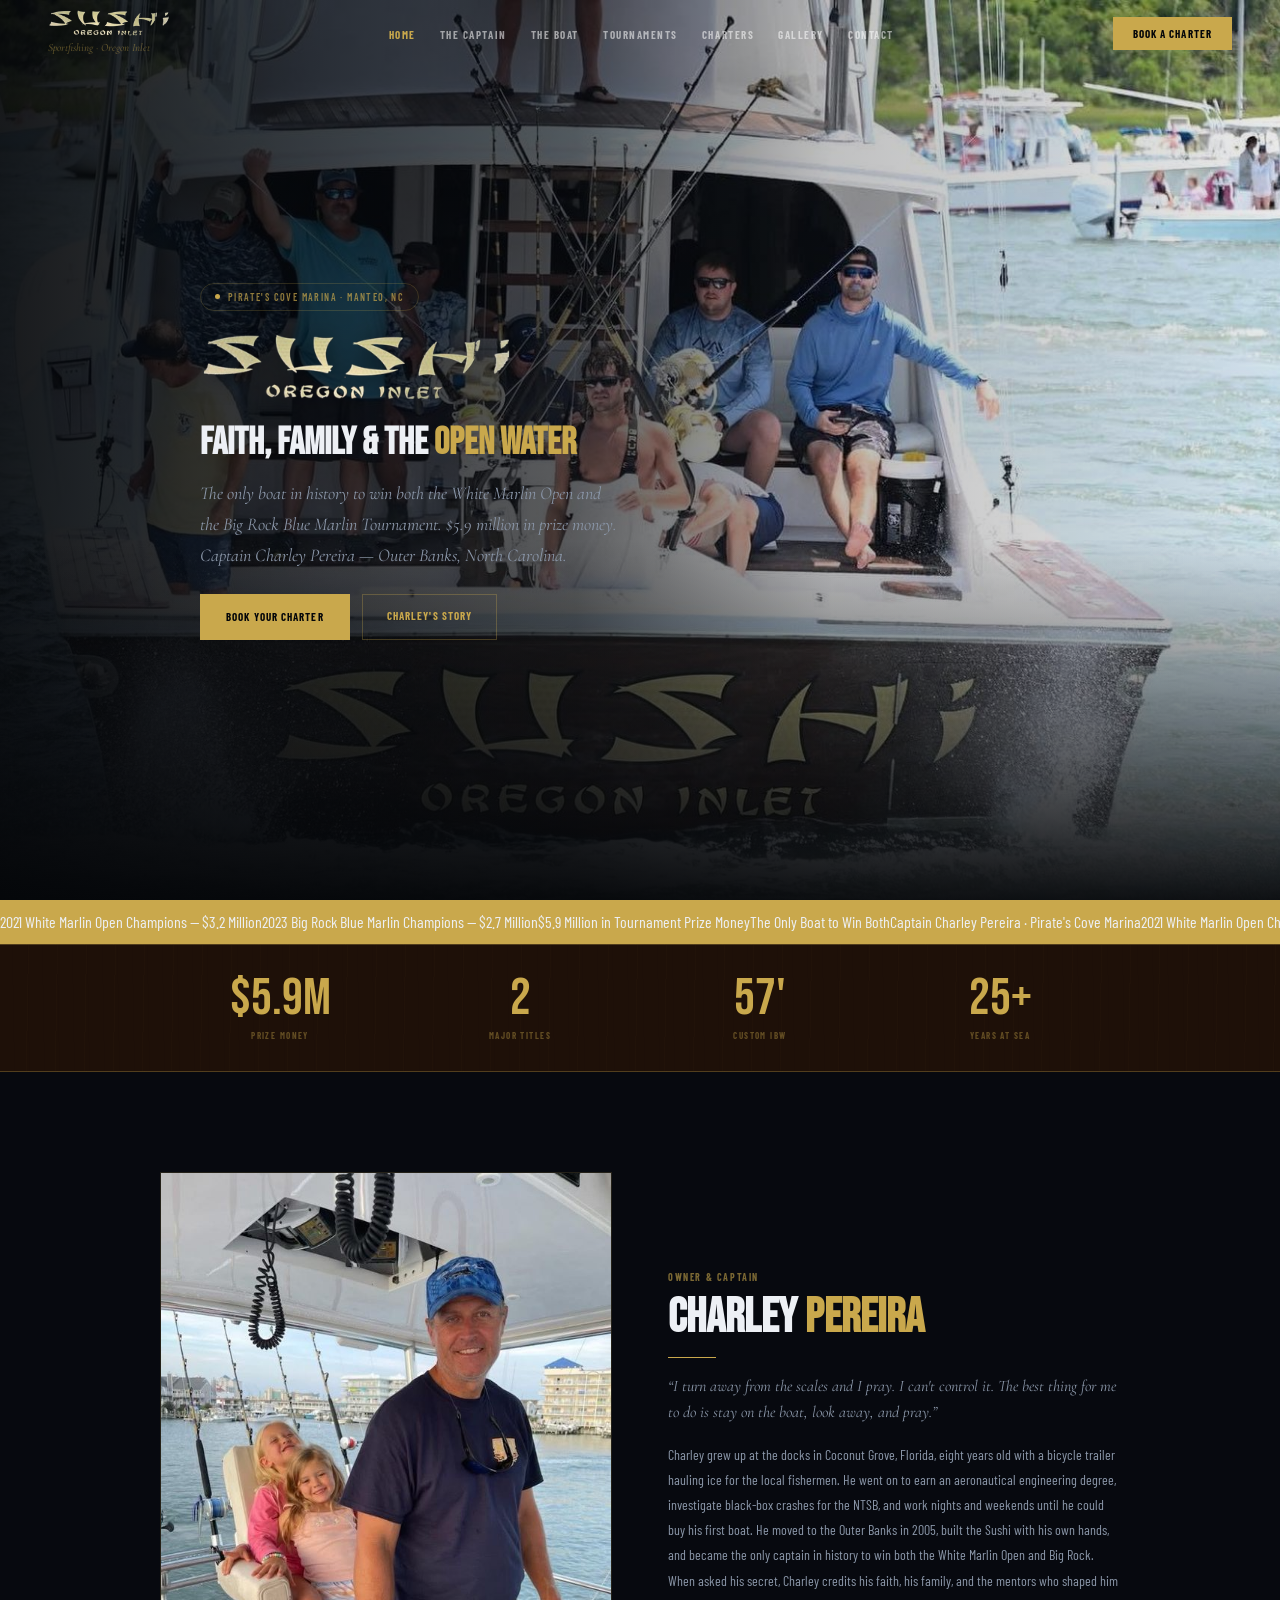
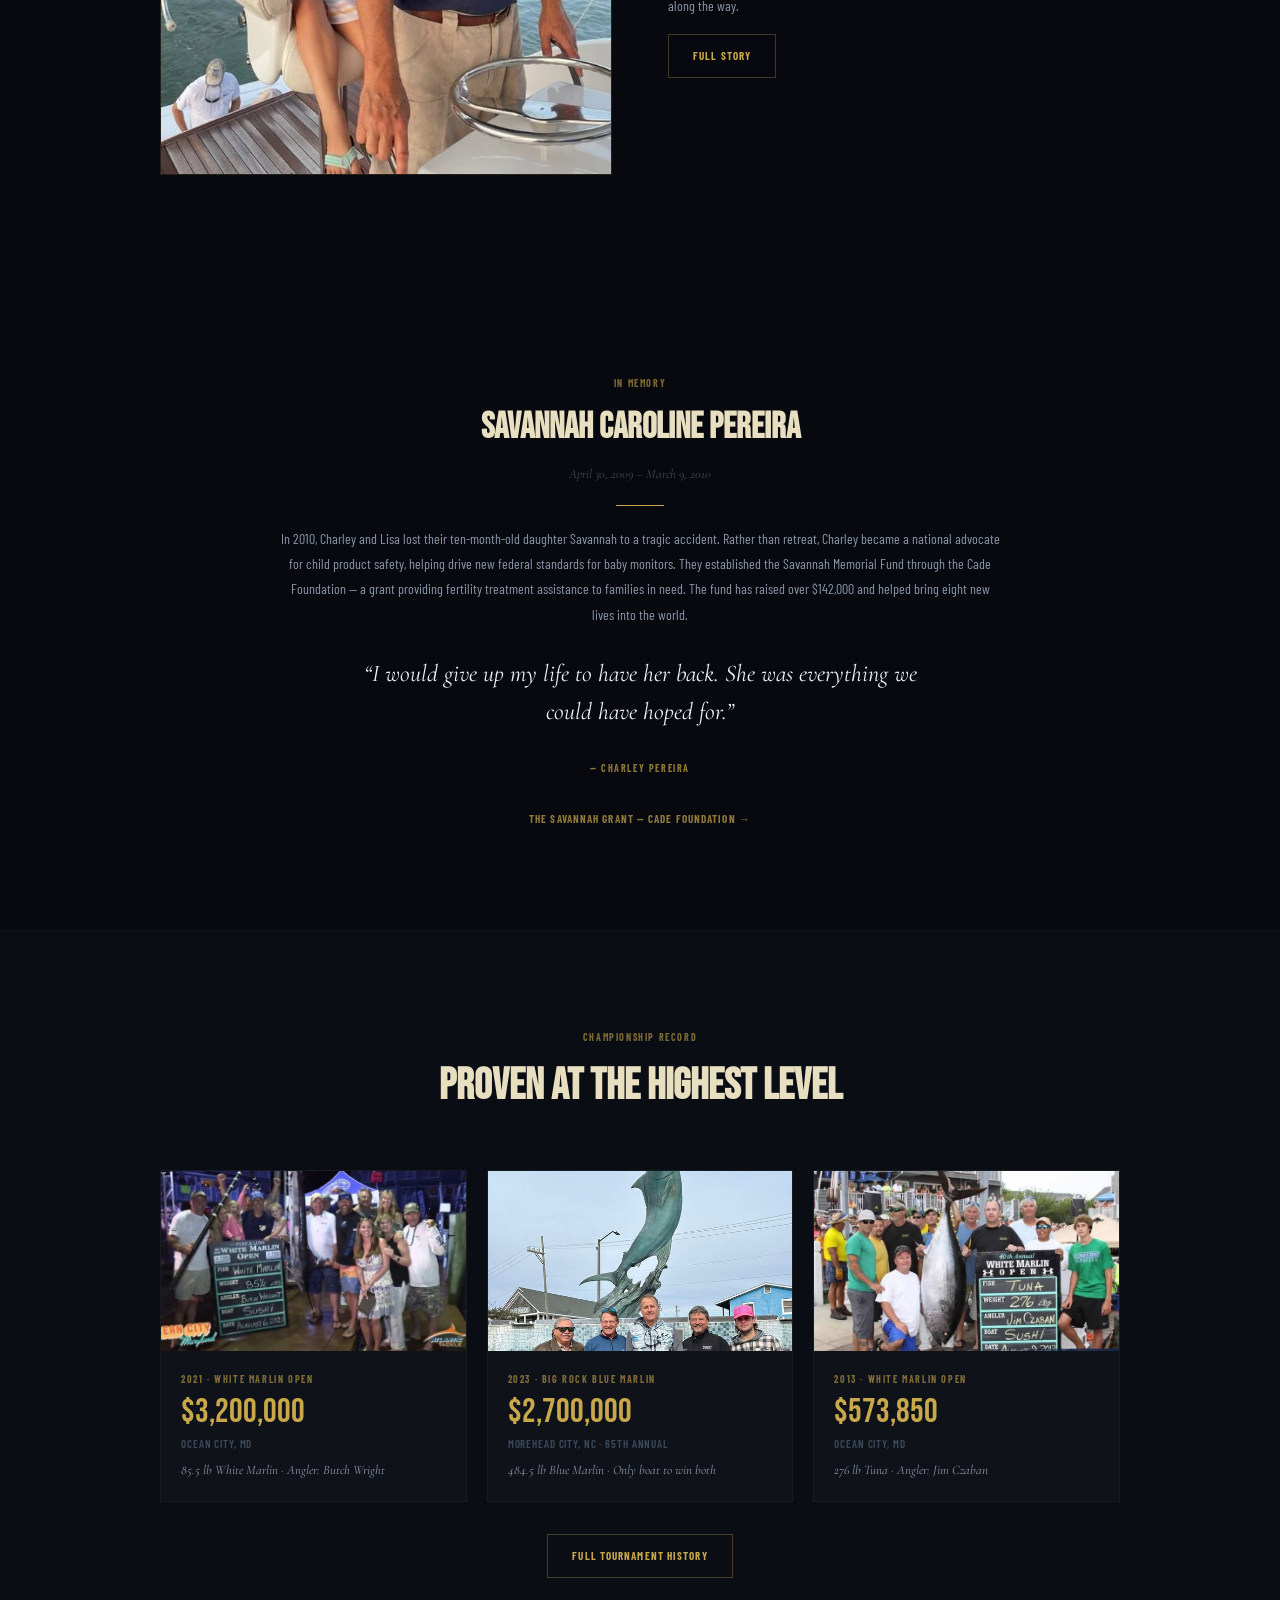
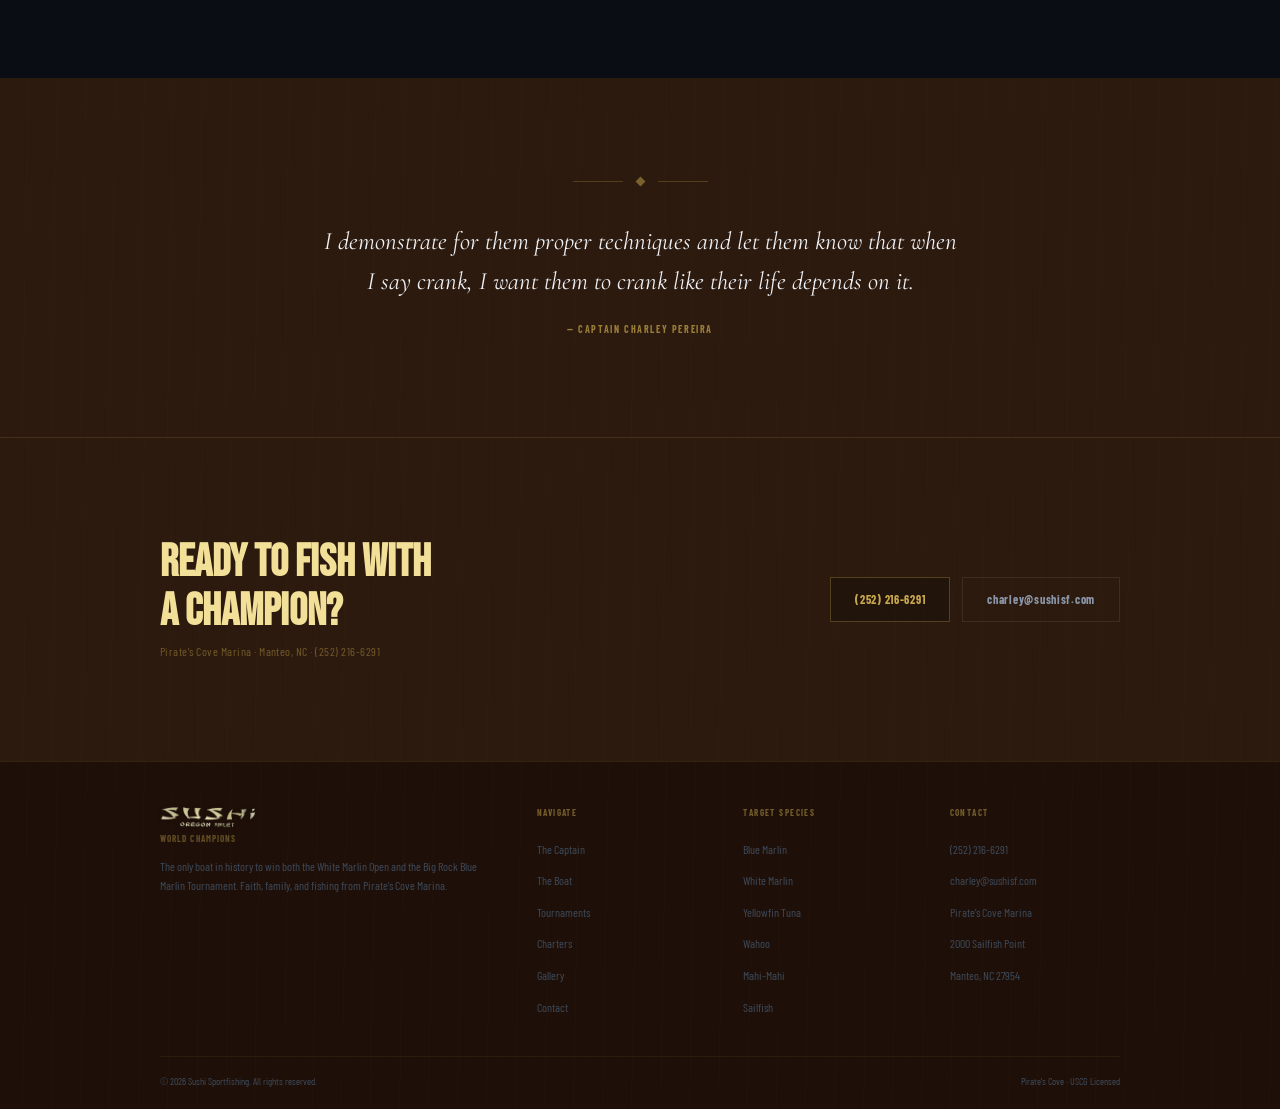
<file: index.html>
<!DOCTYPE html>
<html lang="en">
<head>
<meta charset="UTF-8">
<meta name="viewport" content="width=device-width, initial-scale=1.0">
<title>World-Class Offshore Charters | Manteo, NC | Sushi Sportfishing</title>
<link rel="stylesheet" href="assets/css/sushi-global.css">
<style>
@media(max-width:900px){
  [style*="grid-template-columns:repeat(4"] { grid-template-columns: repeat(2,1fr) !important; }
  [style*="grid-template-columns:repeat(3"] { grid-template-columns: 1fr !important; }
  [style*="grid-template-columns:1fr 1fr"] { grid-template-columns: 1fr !important; }
  [style*="grid-template-columns:1fr 1.4fr"] { grid-template-columns: 1fr !important; }
  [style*="grid-template-columns:auto 1fr"] { grid-template-columns: 1fr !important; }
  [style*="grid-template-columns:auto 1fr"] > div:first-child { display:none; }
  .hero > [style*="padding"] { padding-left: 24px !important; padding-right: 24px !important; }
}
</style>
</head>
<body>
<nav class="nav" id="nav">
  <a class="nav-brand" href="index.html"><div>
    <img class="nav-logo" src="assets/img/logo.png" alt="SUSHi Sportfishing">
    <div class="nav-sub">Sportfishing &middot; Oregon Inlet</div>
  </div></a>
  <ul class="nav-links">
    <li><a href="index.html" class='active'>Home</a></li>
    <li><a href="the-team/index.html" >The Captain</a></li>
    <li><a href="the-boat/index.html" >The Boat</a></li>
    <li><a href="tournaments/index.html" >Tournaments</a></li>
    <li><a href="charters/index.html" >Charters</a></li>
    <li><a href="gallery/index.html" >Gallery</a></li>
    <li><a href="contact/index.html" >Contact</a></li>
  </ul>
  <button class="nav-cta" onclick="location.href='contact/index.html'">Book a Charter</button>
  <div class="hamburger" id="hamburger" onclick="this.classList.toggle('open');document.getElementById('mm').classList.toggle('open')"><span></span><span></span><span></span></div>
</nav>
<div class="mobile-menu" id="mm">
  <a href="index.html">Home</a><a href="the-team/index.html">The Captain</a><a href="the-boat/index.html">The Boat</a>
  <a href="tournaments/index.html">Tournaments</a><a href="charters/index.html">Charters</a><a href="gallery/index.html">Gallery</a><a href="contact/index.html">Contact</a>
</div>
<section class="hero" style="position:relative;min-height:100vh;min-height:100svh;display:flex;align-items:center;overflow:hidden;background:var(--black)">
  <div class="page-hero-bg" style="position:absolute;inset:0;background:url('assets/img/hero_transom.jpeg') center 35%/cover"></div>
  <div style="position:absolute;inset:0;background:linear-gradient(to right,rgba(4,6,9,0.92) 0%,rgba(4,6,9,0.65) 45%,rgba(4,6,9,0.25) 65%,rgba(4,6,9,0.08) 100%)"></div>
  <div style="position:absolute;bottom:0;left:0;right:0;height:40%;background:linear-gradient(to top,rgba(4,6,9,0.95),transparent)"></div>
  <div style="position:relative;z-index:2;width:100%;padding:20px 80px 0 200px">
    <div style="display:inline-flex;align-items:center;gap:8px;padding:5px 14px;border:1px solid rgba(201,168,76,0.2);border-radius:50px;margin-bottom:20px;animation:fadeUp 0.8s ease both">
      <div style="width:5px;height:5px;border-radius:50%;background:var(--gold);animation:pulse 2.5s infinite"></div>
      <span style="font-family:var(--font-body);font-size:10px;font-weight:600;letter-spacing:0.14em;text-transform:uppercase;color:var(--gold);opacity:0.7">Pirate's Cove Marina &middot; Manteo, NC</span>
    </div>
    <img src="assets/img/logo.png" alt="SUSHi" style="height:clamp(44px,7vw,72px);margin-bottom:18px;animation:fadeUp 0.8s ease 0.1s both;filter:drop-shadow(0 2px 12px rgba(0,0,0,0.5))">
    <h1 style="font-family:var(--font-display);font-size:clamp(20px,3.5vw,38px);line-height:1.15;color:var(--text);margin-bottom:14px;animation:fadeUp 0.8s ease 0.25s both">Faith, Family &amp; the <span style="color:var(--gold)">Open Water</span></h1>
    <p style="font-family:var(--font-elegant);font-style:italic;font-size:clamp(15px,1.6vw,18px);color:var(--text-dim);max-width:420px;line-height:1.7;margin-bottom:24px;animation:fadeUp 0.8s ease 0.4s both">The only boat in history to win both the White Marlin Open and the Big Rock Blue Marlin Tournament. $5.9 million in prize money. Captain Charley Pereira &mdash; Outer Banks, North Carolina.</p>
    <div style="display:flex;gap:12px;flex-wrap:wrap;animation:fadeUp 0.8s ease 0.55s both"><a href="contact/index.html" class="btn-gold">Book Your Charter</a><a href="the-team/index.html" class="btn-outline">Charley's Story</a></div>
  </div>
</section>

<div style="background:var(--gold);overflow:hidden;padding:9px 0;white-space:nowrap"><div style="display:inline-flex;animation:tickerScroll 30s linear infinite">
  <span class="ticker-item">2021 White Marlin Open Champions &mdash; $3.2 Million <span class="ticker-dot"></span></span>
  <span class="ticker-item">2023 Big Rock Blue Marlin Champions &mdash; $2.7 Million <span class="ticker-dot"></span></span>
  <span class="ticker-item">$5.9 Million in Tournament Prize Money <span class="ticker-dot"></span></span>
  <span class="ticker-item">The Only Boat to Win Both <span class="ticker-dot"></span></span>
  <span class="ticker-item">Captain Charley Pereira &middot; Pirate's Cove Marina <span class="ticker-dot"></span></span>
  <span class="ticker-item">2021 White Marlin Open Champions &mdash; $3.2 Million <span class="ticker-dot"></span></span>
  <span class="ticker-item">2023 Big Rock Blue Marlin Champions &mdash; $2.7 Million <span class="ticker-dot"></span></span>
  <span class="ticker-item">$5.9 Million in Tournament Prize Money <span class="ticker-dot"></span></span>
  <span class="ticker-item">The Only Boat to Win Both <span class="ticker-dot"></span></span>
  <span class="ticker-item">Captain Charley Pereira &middot; Pirate's Cove Marina <span class="ticker-dot"></span></span>
</div></div>

<section class="teak-dark" style="border-top:1px solid rgba(201,168,76,0.3);border-bottom:1px solid rgba(201,168,76,0.3)">
  <div style="display:grid;grid-template-columns:repeat(4,1fr);max-width:960px;margin:0 auto">
    <div class="stat fade-in" style="text-align:center;padding:28px 12px;position:relative"><div style="font-family:var(--font-display);font-size:clamp(32px,4.5vw,52px);color:var(--gold);line-height:1">$5.9M</div><div style="font-family:var(--font-body);font-size:9px;font-weight:700;letter-spacing:0.16em;text-transform:uppercase;color:rgba(201,168,76,0.4);margin-top:4px">Prize Money</div></div>
    <div class="stat fade-in" style="text-align:center;padding:28px 12px"><div style="font-family:var(--font-display);font-size:clamp(32px,4.5vw,52px);color:var(--gold);line-height:1">2</div><div style="font-family:var(--font-body);font-size:9px;font-weight:700;letter-spacing:0.16em;text-transform:uppercase;color:rgba(201,168,76,0.4);margin-top:4px">Major Titles</div></div>
    <div class="stat fade-in" style="text-align:center;padding:28px 12px"><div style="font-family:var(--font-display);font-size:clamp(32px,4.5vw,52px);color:var(--gold);line-height:1">57'</div><div style="font-family:var(--font-body);font-size:9px;font-weight:700;letter-spacing:0.16em;text-transform:uppercase;color:rgba(201,168,76,0.4);margin-top:4px">Custom IBW</div></div>
    <div class="stat fade-in" style="text-align:center;padding:28px 12px"><div style="font-family:var(--font-display);font-size:clamp(32px,4.5vw,52px);color:var(--gold);line-height:1">25+</div><div style="font-family:var(--font-body);font-size:9px;font-weight:700;letter-spacing:0.16em;text-transform:uppercase;color:rgba(201,168,76,0.4);margin-top:4px">Years at Sea</div></div>
  </div>
</section>

<section class="section" style="background:var(--navy)">
  <div style="display:grid;grid-template-columns:1fr 1fr;gap:56px;max-width:960px;margin:0 auto;align-items:center">
    <div class="fade-in"><div style="aspect-ratio:3/4;overflow:hidden;border:1px solid rgba(201,168,76,0.15)"><img src="assets/img/captain_daughters.jpeg" alt="Captain Charley Pereira with daughters" style="width:100%;height:100%;object-fit:cover;object-position:top center"></div></div>
    <div class="fade-in">
      <div class="section-label">Owner &amp; Captain</div>
      <h2 style="font-family:var(--font-display);font-size:clamp(32px,4.5vw,48px);line-height:1.05;margin-top:8px">Charley <span style="color:var(--gold)">Pereira</span></h2>
      <div class="gold-rule"></div>
      <p style="font-family:var(--font-elegant);font-style:italic;font-size:16px;color:var(--text-dim);margin:16px 0;line-height:1.6">&ldquo;I turn away from the scales and I pray. I can't control it. The best thing for me to do is stay on the boat, look away, and pray.&rdquo;</p>
      <p class="body-text">Charley grew up at the docks in Coconut Grove, Florida, eight years old with a bicycle trailer hauling ice for the local fishermen. He went on to earn an aeronautical engineering degree, investigate black-box crashes for the NTSB, and work nights and weekends until he could buy his first boat. He moved to the Outer Banks in 2005, built the Sushi with his own hands, and became the only captain in history to win both the White Marlin Open and Big Rock.</p>
      <p class="body-text">When asked his secret, Charley credits his faith, his family, and the mentors who shaped him along the way.</p>
      <a href="the-team/index.html" class="btn-outline" style="margin-top:16px">Full Story</a>
    </div>
  </div>
</section>

<section class="section" style="background:var(--navy)">
  <div style="max-width:720px;margin:0 auto;text-align:center" class="fade-in">
    <div class="section-label">In Memory</div>
    <h2 style="font-family:var(--font-display);font-size:clamp(24px,3vw,36px);color:var(--cream);margin:8px 0">Savannah Caroline Pereira</h2>
    <div style="font-family:var(--font-elegant);font-style:italic;font-size:13px;color:var(--text-muted);margin-bottom:20px">April 30, 2009 &ndash; March 9, 2010</div>
    <div class="gold-rule-center"></div>
    <p class="body-text" style="margin-top:20px;text-align:center">In 2010, Charley and Lisa lost their ten-month-old daughter Savannah to a tragic accident. Rather than retreat, Charley became a national advocate for child product safety, helping drive new federal standards for baby monitors. They established the Savannah Memorial Fund through the Cade Foundation &mdash; a grant providing fertility treatment assistance to families in need. The fund has raised over $142,000 and helped bring eight new lives into the world.</p>
    <p style="font-family:var(--font-elegant);font-style:italic;font-size:clamp(17px,2.2vw,24px);color:var(--text);max-width:600px;margin:28px auto;line-height:1.6">&ldquo;I would give up my life to have her back. She was everything we could have hoped for.&rdquo;</p>
    <div class="quote-attr">&mdash; Charley Pereira</div>
    <div style="margin-top:28px"><a href="https://cadefoundation.org/savannahgrant" target="_blank" rel="noopener" style="font-family:var(--font-body);font-size:11px;font-weight:700;letter-spacing:0.1em;text-transform:uppercase;color:var(--gold);opacity:0.7">The Savannah Grant &mdash; Cade Foundation &rarr;</a></div>
  </div>
</section>

<section class="section" style="background:var(--deep)">
  <div class="section-header fade-in"><div class="section-label">Championship Record</div><h2 class="section-title">Proven at the Highest Level</h2></div>
  <div style="display:grid;grid-template-columns:repeat(3,1fr);gap:20px;max-width:960px;margin:0 auto">
    <div class="fade-in" style="background:rgba(255,255,255,0.02);border:1px solid rgba(255,255,255,0.04);overflow:hidden;transition:all 0.3s">
      <img src="assets/img/wmo_board_2021.jpeg" alt="2021 WMO" style="width:100%;height:180px;object-fit:cover;object-position:center 30%">
      <div style="padding:20px"><div class="section-label">2021 &middot; White Marlin Open</div><div style="font-family:var(--font-display);font-size:34px;color:var(--gold);line-height:1;margin:8px 0 6px">$3,200,000</div><div style="font-family:var(--font-body);font-size:11px;font-weight:600;letter-spacing:0.08em;text-transform:uppercase;color:var(--text-muted);margin-bottom:8px">Ocean City, MD</div><div style="font-family:var(--font-elegant);font-style:italic;font-size:13px;color:var(--text-dim)">85.5 lb White Marlin &middot; Angler: Butch Wright</div></div>
    </div>
    <div class="fade-in" style="background:rgba(255,255,255,0.02);border:1px solid rgba(255,255,255,0.04);overflow:hidden;transition:all 0.3s">
      <img src="assets/img/big_rock_trophy.jpeg" alt="2023 Big Rock" style="width:100%;height:180px;object-fit:cover;object-position:center 25%">
      <div style="padding:20px"><div class="section-label">2023 &middot; Big Rock Blue Marlin</div><div style="font-family:var(--font-display);font-size:34px;color:var(--gold);line-height:1;margin:8px 0 6px">$2,700,000</div><div style="font-family:var(--font-body);font-size:11px;font-weight:600;letter-spacing:0.08em;text-transform:uppercase;color:var(--text-muted);margin-bottom:8px">Morehead City, NC &middot; 65th Annual</div><div style="font-family:var(--font-elegant);font-style:italic;font-size:13px;color:var(--text-dim)">484.5 lb Blue Marlin &middot; Only boat to win both</div></div>
    </div>
    <div class="fade-in" style="background:rgba(255,255,255,0.02);border:1px solid rgba(255,255,255,0.04);overflow:hidden;transition:all 0.3s">
      <img src="assets/img/wmo_2013_check.jpeg" alt="2013 WMO" style="width:100%;height:180px;object-fit:cover;object-position:center 30%">
      <div style="padding:20px"><div class="section-label">2013 &middot; White Marlin Open</div><div style="font-family:var(--font-display);font-size:34px;color:var(--gold);line-height:1;margin:8px 0 6px">$573,850</div><div style="font-family:var(--font-body);font-size:11px;font-weight:600;letter-spacing:0.08em;text-transform:uppercase;color:var(--text-muted);margin-bottom:8px">Ocean City, MD</div><div style="font-family:var(--font-elegant);font-style:italic;font-size:13px;color:var(--text-dim)">276 lb Tuna &middot; Angler: Jim Czaban</div></div>
    </div>
  </div>
  <p style="text-align:center;margin-top:32px"><a href="tournaments/index.html" class="btn-outline">Full Tournament History</a></p>
</section>

<section class="section quote-section teak-bg">
  <div class="quote-divider"><div class="quote-divider-line"></div><div class="quote-divider-diamond"></div><div class="quote-divider-line"></div></div>
  <p class="quote-text fade-in">I demonstrate for them proper techniques and let them know that when I say crank, I want them to crank like their life depends on it.</p>
  <div class="quote-attr">&mdash; Captain Charley Pereira</div>
</section>

<section class="section teak-bg" style="border-top:1px solid rgba(201,168,76,0.15)">
  <div class="cta-inner">
    <div><h2 class="cta-headline">Ready to Fish with<br>a Champion?</h2><div class="cta-sub">Pirate's Cove Marina &middot; Manteo, NC &middot; (252) 216-6291</div></div>
    <div class="cta-buttons"><a href="tel:2522166291" class="btn-phone">(252) 216-6291</a><a href="mailto:charley@sushisf.com" class="btn-email">charley@sushisf.com</a></div>
  </div>
</section>
<footer class="footer teak-dark">
  <div class="footer-grid">
    <div>
      <img class="footer-logo" src="assets/img/logo.png" alt="SUSHi">
      <div class="footer-brand-sub">World Champions</div>
      <p class="footer-brand-desc">The only boat in history to win both the White Marlin Open and the Big Rock Blue Marlin Tournament. Faith, family, and fishing from Pirate's Cove Marina.</p>
    </div>
    <div class="footer-col"><div class="footer-col-title">Navigate</div><ul>
      <li><a href="the-team/index.html">The Captain</a></li><li><a href="the-boat/index.html">The Boat</a></li>
      <li><a href="tournaments/index.html">Tournaments</a></li><li><a href="charters/index.html">Charters</a></li>
      <li><a href="gallery/index.html">Gallery</a></li><li><a href="contact/index.html">Contact</a></li>
    </ul></div>
    <div class="footer-col"><div class="footer-col-title">Target Species</div><ul>
      <li><span>Blue Marlin</span></li><li><span>White Marlin</span></li><li><span>Yellowfin Tuna</span></li>
      <li><span>Wahoo</span></li><li><span>Mahi-Mahi</span></li><li><span>Sailfish</span></li>
    </ul></div>
    <div class="footer-col"><div class="footer-col-title">Contact</div><ul>
      <li><a href="tel:2522166291">(252) 216-6291</a></li><li><a href="mailto:charley@sushisf.com">charley@sushisf.com</a></li>
      <li><span>Pirate's Cove Marina</span></li><li><span>2000 Sailfish Point</span></li><li><span>Manteo, NC 27954</span></li>
    </ul></div>
  </div>
  <div class="footer-bottom"><span>&copy; 2026 Sushi Sportfishing. All rights reserved.</span><span>Pirate's Cove &middot; USCG Licensed</span></div>
</footer><script>
const nav=document.getElementById('nav');
window.addEventListener('scroll',()=>{nav.classList.toggle('scrolled',window.scrollY>50)});
const obs=new IntersectionObserver(entries=>{entries.forEach(e=>{if(e.isIntersecting){const sibs=e.target.parentElement.querySelectorAll('.fade-in');const i=Array.from(sibs).indexOf(e.target);e.target.style.transitionDelay=(i*75)+'ms';e.target.classList.add('visible');obs.unobserve(e.target)}})},{threshold:0.12});
document.querySelectorAll('.fade-in').forEach(el=>obs.observe(el));
document.querySelectorAll('.mobile-menu a').forEach(a=>a.addEventListener('click',()=>{document.getElementById('mm').classList.remove('open');document.getElementById('hamburger').classList.remove('open')}));
</script>
</body></html>
</file>
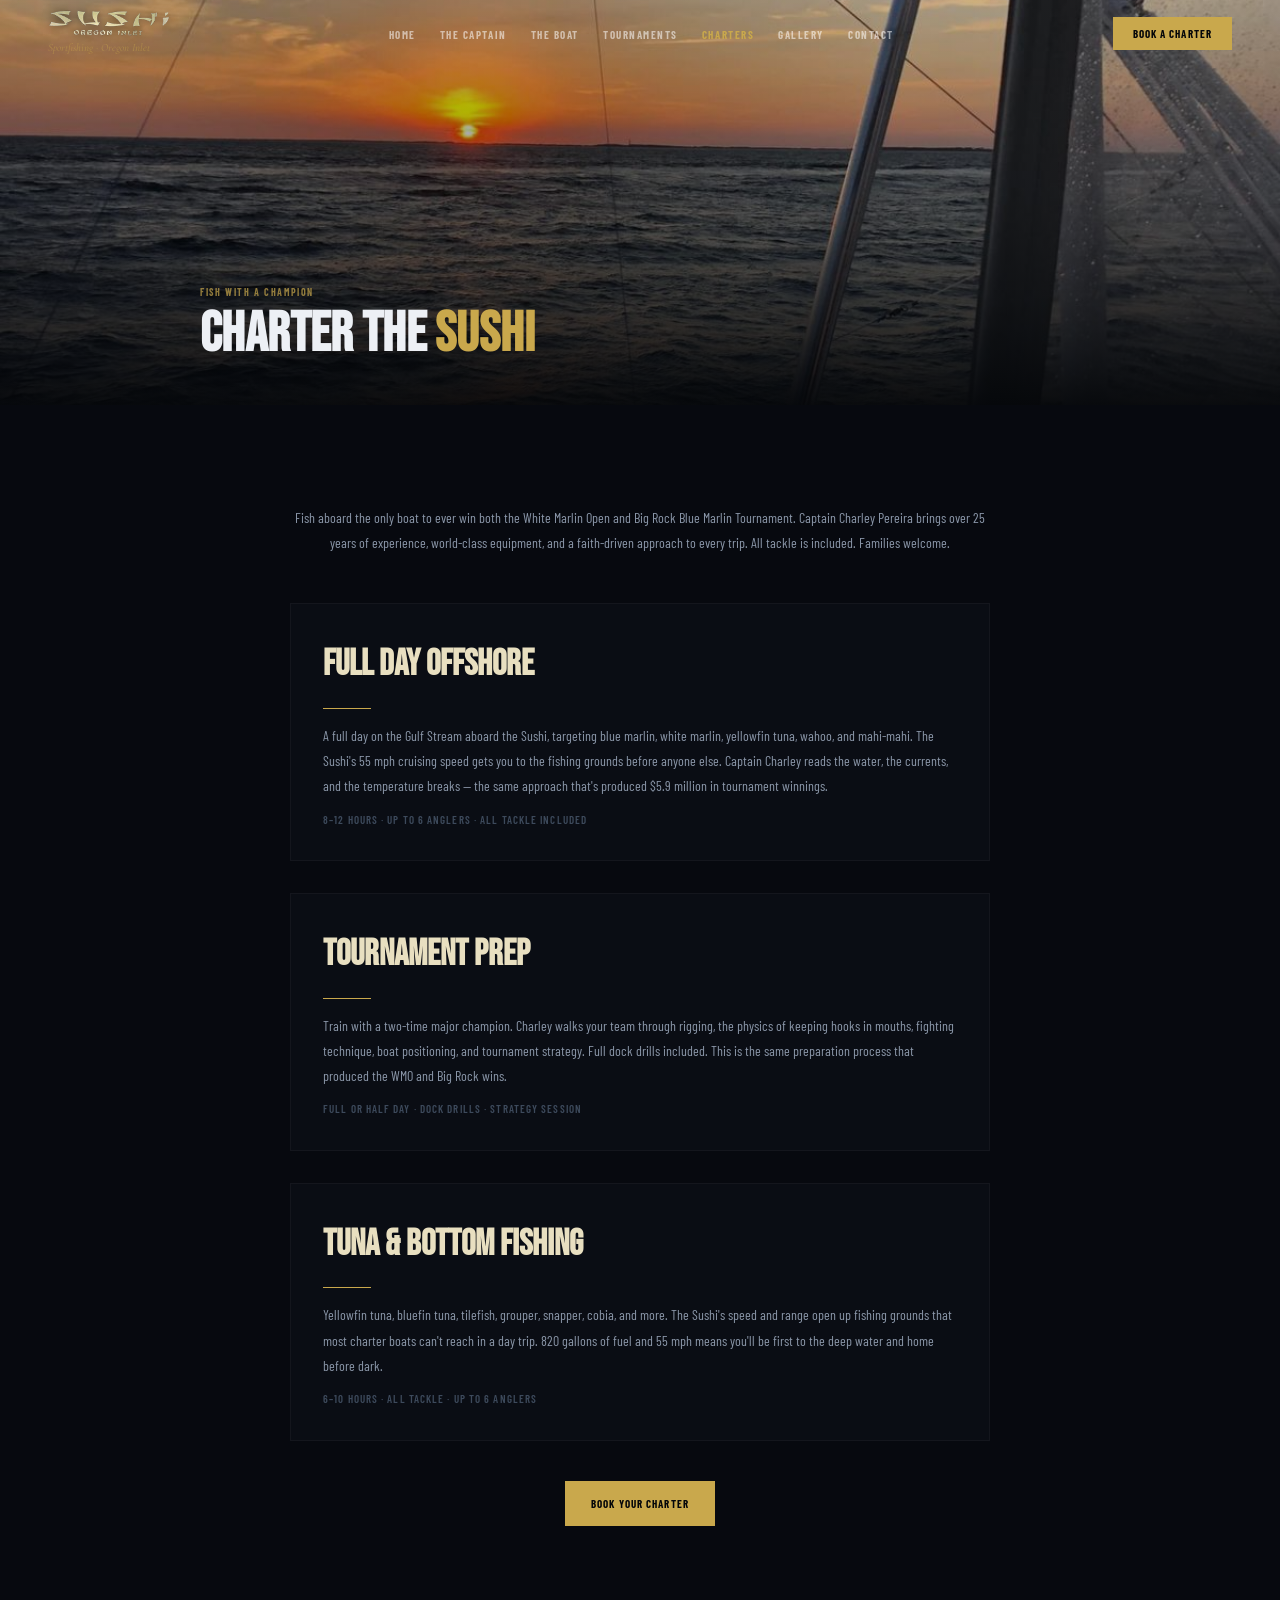
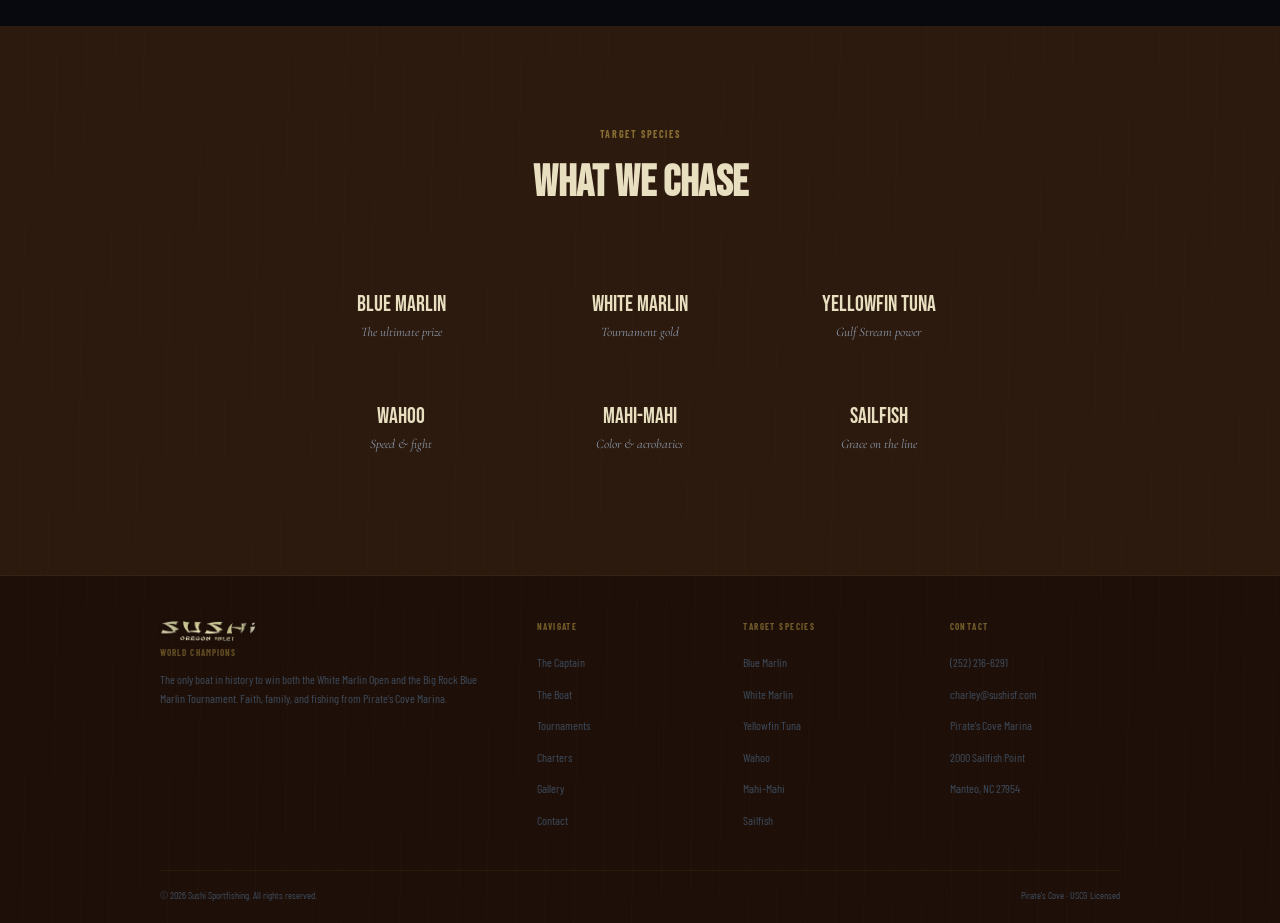
<file: charters/index.html>
<!DOCTYPE html>
<html lang="en">
<head>
<meta charset="UTF-8">
<meta name="viewport" content="width=device-width, initial-scale=1.0">
<title>Charters | Sushi Sportfishing</title>
<link rel="stylesheet" href="../assets/css/sushi-global.css">
</head>
<body>
<nav class="nav" id="nav">
  <a class="nav-brand" href="../index.html"><div>
    <img class="nav-logo" src="../assets/img/logo.png" alt="SUSHi Sportfishing">
    <div class="nav-sub">Sportfishing &middot; Oregon Inlet</div>
  </div></a>
  <ul class="nav-links">
    <li><a href="../index.html" >Home</a></li>
    <li><a href="../the-team/index.html" >The Captain</a></li>
    <li><a href="../the-boat/index.html" >The Boat</a></li>
    <li><a href="../tournaments/index.html" >Tournaments</a></li>
    <li><a href="../charters/index.html" class='active'>Charters</a></li>
    <li><a href="../gallery/index.html" >Gallery</a></li>
    <li><a href="../contact/index.html" >Contact</a></li>
  </ul>
  <button class="nav-cta" onclick="location.href='../contact/index.html'">Book a Charter</button>
  <div class="hamburger" id="hamburger" onclick="this.classList.toggle('open');document.getElementById('mm').classList.toggle('open')"><span></span><span></span><span></span></div>
</nav>
<div class="mobile-menu" id="mm">
  <a href="../index.html">Home</a><a href="../the-team/index.html">The Captain</a><a href="../the-boat/index.html">The Boat</a>
  <a href="../tournaments/index.html">Tournaments</a><a href="../charters/index.html">Charters</a><a href="../gallery/index.html">Gallery</a><a href="../contact/index.html">Contact</a>
</div>
<section class="page-hero">
  <div class="page-hero-bg" style="background-image:url('../assets/img/offshore_sunset.jpeg')"></div>
  <div class="page-hero-overlay"></div>
  <div class="page-hero-content"><div class="page-hero-label">Fish with a Champion</div><h1>Charter the <span style="color:var(--gold)">Sushi</span></h1></div>
</section>

<section class="section" style="background:var(--navy)">
  <div class="max-w fade-in" style="text-align:center;margin-bottom:48px">
    <p class="body-text" style="max-width:700px;margin:0 auto;text-align:center">Fish aboard the only boat to ever win both the White Marlin Open and Big Rock Blue Marlin Tournament. Captain Charley Pereira brings over 25 years of experience, world-class equipment, and a faith-driven approach to every trip. All tackle is included. Families welcome.</p>
  </div>

  <div style="display:grid;grid-template-columns:1fr;gap:32px;max-width:700px;margin:0 auto">
    <div class="fade-in" style="background:var(--deep);border:1px solid rgba(255,255,255,0.04);padding:32px">
      <h3 class="body-heading">Full Day Offshore</h3>
      <div class="gold-rule"></div>
      <p class="body-text">A full day on the Gulf Stream aboard the Sushi, targeting blue marlin, white marlin, yellowfin tuna, wahoo, and mahi-mahi. The Sushi's 55 mph cruising speed gets you to the fishing grounds before anyone else. Captain Charley reads the water, the currents, and the temperature breaks &mdash; the same approach that's produced $5.9 million in tournament winnings.</p>
      <div style="font-family:var(--font-body);font-size:11px;font-weight:600;letter-spacing:0.1em;color:var(--text-muted);text-transform:uppercase;margin-top:12px">8&ndash;12 Hours &middot; Up to 6 Anglers &middot; All Tackle Included</div>
    </div>

    <div class="fade-in" style="background:var(--deep);border:1px solid rgba(255,255,255,0.04);padding:32px">
      <h3 class="body-heading">Tournament Prep</h3>
      <div class="gold-rule"></div>
      <p class="body-text">Train with a two-time major champion. Charley walks your team through rigging, the physics of keeping hooks in mouths, fighting technique, boat positioning, and tournament strategy. Full dock drills included. This is the same preparation process that produced the WMO and Big Rock wins.</p>
      <div style="font-family:var(--font-body);font-size:11px;font-weight:600;letter-spacing:0.1em;color:var(--text-muted);text-transform:uppercase;margin-top:12px">Full or Half Day &middot; Dock Drills &middot; Strategy Session</div>
    </div>

    <div class="fade-in" style="background:var(--deep);border:1px solid rgba(255,255,255,0.04);padding:32px">
      <h3 class="body-heading">Tuna &amp; Bottom Fishing</h3>
      <div class="gold-rule"></div>
      <p class="body-text">Yellowfin tuna, bluefin tuna, tilefish, grouper, snapper, cobia, and more. The Sushi's speed and range open up fishing grounds that most charter boats can't reach in a day trip. 820 gallons of fuel and 55 mph means you'll be first to the deep water and home before dark.</p>
      <div style="font-family:var(--font-body);font-size:11px;font-weight:600;letter-spacing:0.1em;color:var(--text-muted);text-transform:uppercase;margin-top:12px">6&ndash;10 Hours &middot; All Tackle &middot; Up to 6 Anglers</div>
    </div>
  </div>

  <div style="text-align:center;margin-top:40px"><a href="../contact/index.html" class="btn-gold">Book Your Charter</a></div>
</section>

<section class="section teak-bg">
  <div class="section-header fade-in"><div class="section-label">Target Species</div><h2 class="section-title">What We Chase</h2></div>
  <div style="display:grid;grid-template-columns:repeat(3,1fr);gap:16px;max-width:700px;margin:0 auto;text-align:center">
    <div class="fade-in" style="padding:20px"><div style="font-family:var(--font-display);font-size:22px;color:var(--cream)">Blue Marlin</div><div style="font-family:var(--font-elegant);font-style:italic;font-size:13px;color:var(--text-dim)">The ultimate prize</div></div>
    <div class="fade-in" style="padding:20px"><div style="font-family:var(--font-display);font-size:22px;color:var(--cream)">White Marlin</div><div style="font-family:var(--font-elegant);font-style:italic;font-size:13px;color:var(--text-dim)">Tournament gold</div></div>
    <div class="fade-in" style="padding:20px"><div style="font-family:var(--font-display);font-size:22px;color:var(--cream)">Yellowfin Tuna</div><div style="font-family:var(--font-elegant);font-style:italic;font-size:13px;color:var(--text-dim)">Gulf Stream power</div></div>
    <div class="fade-in" style="padding:20px"><div style="font-family:var(--font-display);font-size:22px;color:var(--cream)">Wahoo</div><div style="font-family:var(--font-elegant);font-style:italic;font-size:13px;color:var(--text-dim)">Speed &amp; fight</div></div>
    <div class="fade-in" style="padding:20px"><div style="font-family:var(--font-display);font-size:22px;color:var(--cream)">Mahi-Mahi</div><div style="font-family:var(--font-elegant);font-style:italic;font-size:13px;color:var(--text-dim)">Color &amp; acrobatics</div></div>
    <div class="fade-in" style="padding:20px"><div style="font-family:var(--font-display);font-size:22px;color:var(--cream)">Sailfish</div><div style="font-family:var(--font-elegant);font-style:italic;font-size:13px;color:var(--text-dim)">Grace on the line</div></div>
  </div>
</section>
<footer class="footer teak-dark">
  <div class="footer-grid">
    <div>
      <img class="footer-logo" src="../assets/img/logo.png" alt="SUSHi">
      <div class="footer-brand-sub">World Champions</div>
      <p class="footer-brand-desc">The only boat in history to win both the White Marlin Open and the Big Rock Blue Marlin Tournament. Faith, family, and fishing from Pirate's Cove Marina.</p>
    </div>
    <div class="footer-col"><div class="footer-col-title">Navigate</div><ul>
      <li><a href="../the-team/index.html">The Captain</a></li><li><a href="../the-boat/index.html">The Boat</a></li>
      <li><a href="../tournaments/index.html">Tournaments</a></li><li><a href="../charters/index.html">Charters</a></li>
      <li><a href="../gallery/index.html">Gallery</a></li><li><a href="../contact/index.html">Contact</a></li>
    </ul></div>
    <div class="footer-col"><div class="footer-col-title">Target Species</div><ul>
      <li><span>Blue Marlin</span></li><li><span>White Marlin</span></li><li><span>Yellowfin Tuna</span></li>
      <li><span>Wahoo</span></li><li><span>Mahi-Mahi</span></li><li><span>Sailfish</span></li>
    </ul></div>
    <div class="footer-col"><div class="footer-col-title">Contact</div><ul>
      <li><a href="tel:2522166291">(252) 216-6291</a></li><li><a href="mailto:charley@sushisf.com">charley@sushisf.com</a></li>
      <li><span>Pirate's Cove Marina</span></li><li><span>2000 Sailfish Point</span></li><li><span>Manteo, NC 27954</span></li>
    </ul></div>
  </div>
  <div class="footer-bottom"><span>&copy; 2026 Sushi Sportfishing. All rights reserved.</span><span>Pirate's Cove &middot; USCG Licensed</span></div>
</footer><script>
const nav=document.getElementById('nav');
window.addEventListener('scroll',()=>{nav.classList.toggle('scrolled',window.scrollY>50)});
const obs=new IntersectionObserver(entries=>{entries.forEach(e=>{if(e.isIntersecting){const sibs=e.target.parentElement.querySelectorAll('.fade-in');const i=Array.from(sibs).indexOf(e.target);e.target.style.transitionDelay=(i*75)+'ms';e.target.classList.add('visible');obs.unobserve(e.target)}})},{threshold:0.12});
document.querySelectorAll('.fade-in').forEach(el=>obs.observe(el));
document.querySelectorAll('.mobile-menu a').forEach(a=>a.addEventListener('click',()=>{document.getElementById('mm').classList.remove('open');document.getElementById('hamburger').classList.remove('open')}));
</script>
</body></html>
</file>
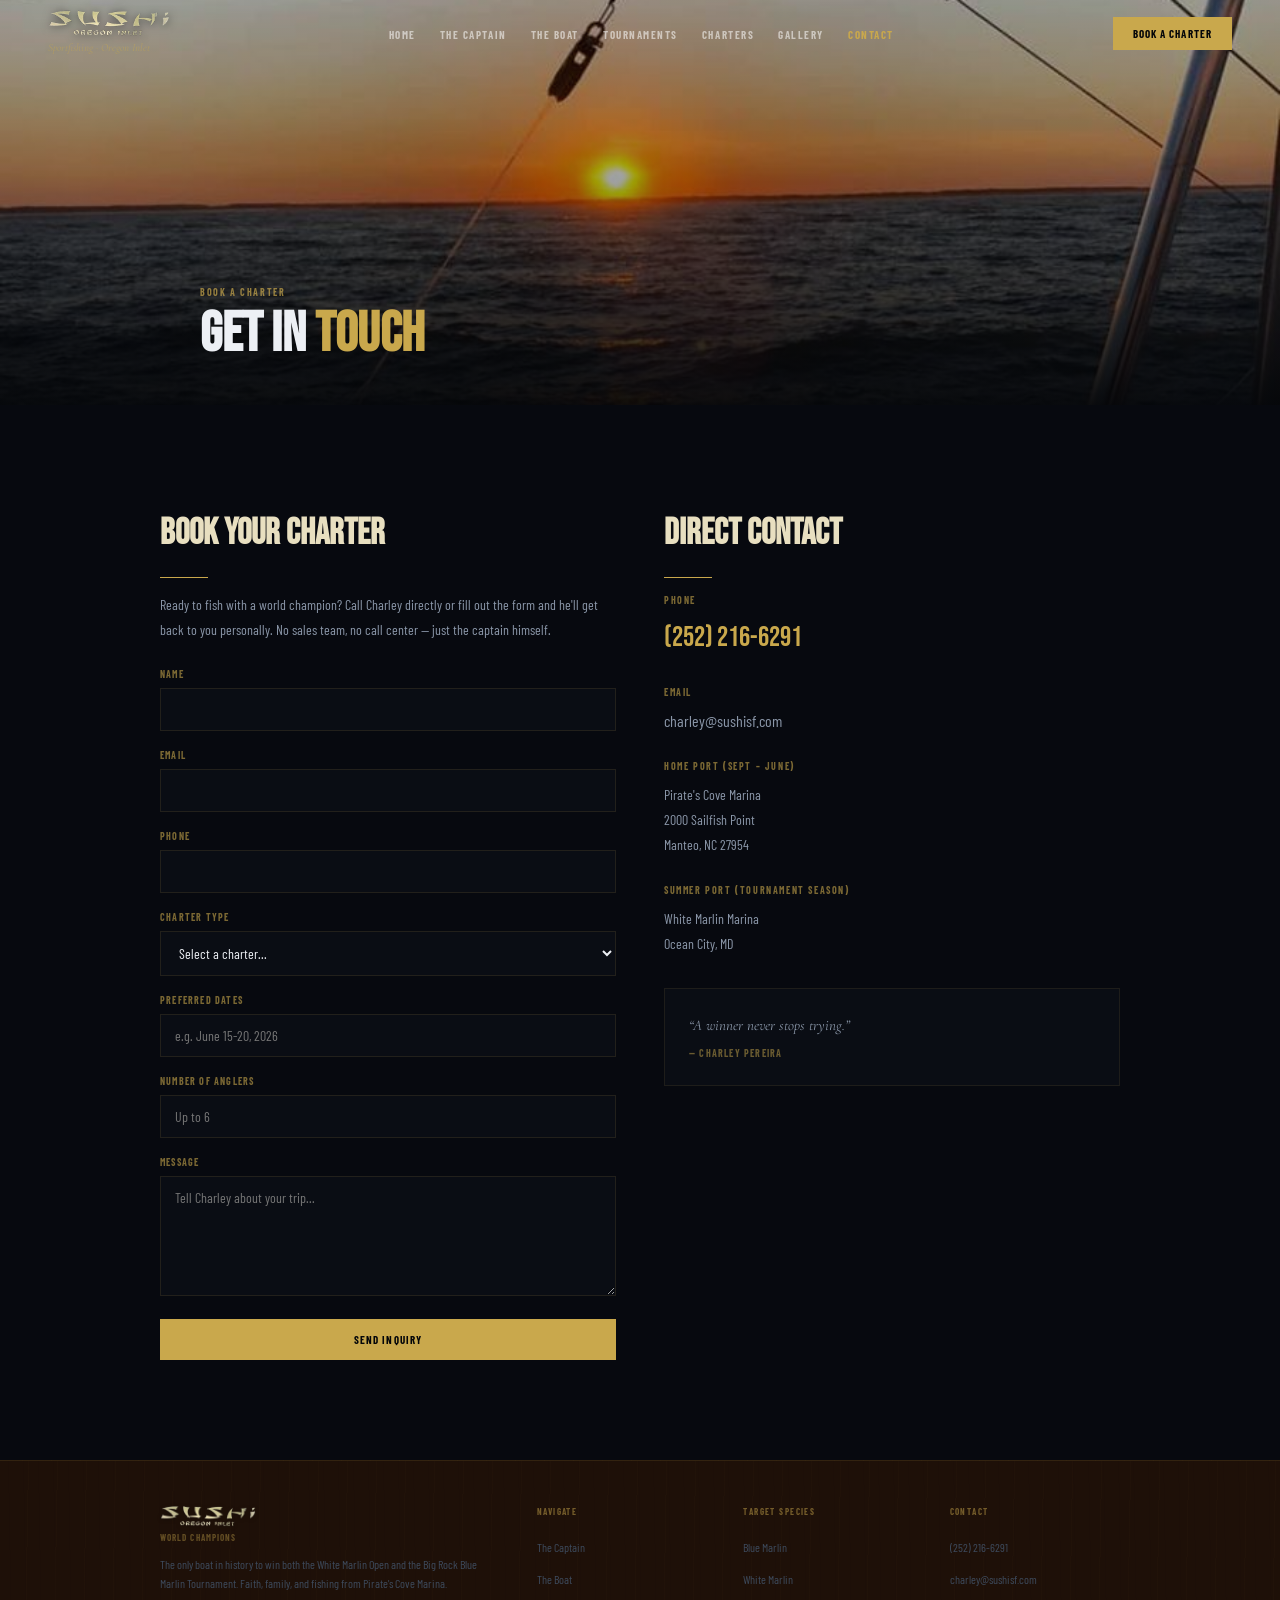
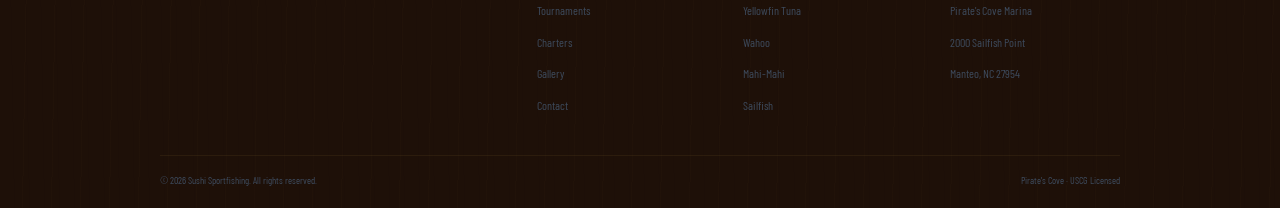
<file: contact/index.html>
<!DOCTYPE html>
<html lang="en">
<head>
<meta charset="UTF-8">
<meta name="viewport" content="width=device-width, initial-scale=1.0">
<title>Contact | Sushi Sportfishing</title>
<link rel="stylesheet" href="../assets/css/sushi-global.css">
</head>
<body>
<nav class="nav" id="nav">
  <a class="nav-brand" href="../index.html"><div>
    <img class="nav-logo" src="../assets/img/logo.png" alt="SUSHi Sportfishing">
    <div class="nav-sub">Sportfishing &middot; Oregon Inlet</div>
  </div></a>
  <ul class="nav-links">
    <li><a href="../index.html" >Home</a></li>
    <li><a href="../the-team/index.html" >The Captain</a></li>
    <li><a href="../the-boat/index.html" >The Boat</a></li>
    <li><a href="../tournaments/index.html" >Tournaments</a></li>
    <li><a href="../charters/index.html" >Charters</a></li>
    <li><a href="../gallery/index.html" >Gallery</a></li>
    <li><a href="../contact/index.html" class='active'>Contact</a></li>
  </ul>
  <button class="nav-cta" onclick="location.href='../contact/index.html'">Book a Charter</button>
  <div class="hamburger" id="hamburger" onclick="this.classList.toggle('open');document.getElementById('mm').classList.toggle('open')"><span></span><span></span><span></span></div>
</nav>
<div class="mobile-menu" id="mm">
  <a href="../index.html">Home</a><a href="../the-team/index.html">The Captain</a><a href="../the-boat/index.html">The Boat</a>
  <a href="../tournaments/index.html">Tournaments</a><a href="../charters/index.html">Charters</a><a href="../gallery/index.html">Gallery</a><a href="../contact/index.html">Contact</a>
</div>
<section class="page-hero">
  <div class="page-hero-bg" style="background-image:url('../assets/img/ocean_sunset2.jpeg')"></div>
  <div class="page-hero-overlay"></div>
  <div class="page-hero-content"><div class="page-hero-label">Book a Charter</div><h1>Get in <span style="color:var(--gold)">Touch</span></h1></div>
</section>

<section class="section" style="background:var(--navy)">
  <div class="contact-grid">
    <div class="fade-in">
      <h2 class="body-heading">Book Your Charter</h2>
      <div class="gold-rule"></div>
      <p class="body-text">Ready to fish with a world champion? Call Charley directly or fill out the form and he'll get back to you personally. No sales team, no call center &mdash; just the captain himself.</p>
      <form name="charter-inquiry" method="POST" data-netlify="true" style="margin-top:24px">
        <div class="form-group"><label>Name</label><input type="text" name="name" required></div>
        <div class="form-group"><label>Email</label><input type="email" name="email" required></div>
        <div class="form-group"><label>Phone</label><input type="tel" name="phone"></div>
        <div class="form-group"><label>Charter Type</label>
          <select name="charter-type">
            <option value="">Select a charter...</option>
            <option value="full-day">Full Day Offshore</option>
            <option value="tournament-prep">Tournament Prep</option>
            <option value="tuna-bottom">Tuna &amp; Bottom</option>
            <option value="other">Other / Not Sure</option>
          </select>
        </div>
        <div class="form-group"><label>Preferred Dates</label><input type="text" name="dates" placeholder="e.g. June 15-20, 2026"></div>
        <div class="form-group"><label>Number of Anglers</label><input type="number" name="anglers" min="1" max="6" placeholder="Up to 6"></div>
        <div class="form-group"><label>Message</label><textarea name="message" placeholder="Tell Charley about your trip..."></textarea></div>
        <button type="submit" class="btn-gold" style="width:100%;text-align:center;cursor:pointer">Send Inquiry</button>
      </form>
    </div>
    <div class="fade-in">
      <h2 class="body-heading">Direct Contact</h2>
      <div class="gold-rule"></div>
      <div style="margin-bottom:24px">
        <div class="section-label" style="margin-bottom:8px">Phone</div>
        <a href="tel:2522166291" style="font-family:var(--font-display);font-size:28px;color:var(--gold)">(252) 216-6291</a>
      </div>
      <div style="margin-bottom:24px">
        <div class="section-label" style="margin-bottom:8px">Email</div>
        <a href="mailto:charley@sushisf.com" style="font-family:var(--font-body);font-size:16px;color:var(--text-dim)">charley@sushisf.com</a>
      </div>
      <div style="margin-bottom:24px">
        <div class="section-label" style="margin-bottom:8px">Home Port (Sept &ndash; June)</div>
        <p class="body-text" style="margin:0">Pirate's Cove Marina<br>2000 Sailfish Point<br>Manteo, NC 27954</p>
      </div>
      <div style="margin-bottom:24px">
        <div class="section-label" style="margin-bottom:8px">Summer Port (Tournament Season)</div>
        <p class="body-text" style="margin:0">White Marlin Marina<br>Ocean City, MD</p>
      </div>
      <div style="margin-top:32px;padding:24px;background:var(--deep);border:1px solid rgba(201,168,76,0.1)">
        <p style="font-family:var(--font-elegant);font-style:italic;font-size:15px;color:var(--text-dim);line-height:1.6">&ldquo;A winner never stops trying.&rdquo;</p>
        <div style="font-family:var(--font-body);font-size:10px;font-weight:700;letter-spacing:0.12em;text-transform:uppercase;color:var(--gold);opacity:0.5;margin-top:8px">&mdash; Charley Pereira</div>
      </div>
    </div>
  </div>
</section>
<footer class="footer teak-dark">
  <div class="footer-grid">
    <div>
      <img class="footer-logo" src="../assets/img/logo.png" alt="SUSHi">
      <div class="footer-brand-sub">World Champions</div>
      <p class="footer-brand-desc">The only boat in history to win both the White Marlin Open and the Big Rock Blue Marlin Tournament. Faith, family, and fishing from Pirate's Cove Marina.</p>
    </div>
    <div class="footer-col"><div class="footer-col-title">Navigate</div><ul>
      <li><a href="../the-team/index.html">The Captain</a></li><li><a href="../the-boat/index.html">The Boat</a></li>
      <li><a href="../tournaments/index.html">Tournaments</a></li><li><a href="../charters/index.html">Charters</a></li>
      <li><a href="../gallery/index.html">Gallery</a></li><li><a href="../contact/index.html">Contact</a></li>
    </ul></div>
    <div class="footer-col"><div class="footer-col-title">Target Species</div><ul>
      <li><span>Blue Marlin</span></li><li><span>White Marlin</span></li><li><span>Yellowfin Tuna</span></li>
      <li><span>Wahoo</span></li><li><span>Mahi-Mahi</span></li><li><span>Sailfish</span></li>
    </ul></div>
    <div class="footer-col"><div class="footer-col-title">Contact</div><ul>
      <li><a href="tel:2522166291">(252) 216-6291</a></li><li><a href="mailto:charley@sushisf.com">charley@sushisf.com</a></li>
      <li><span>Pirate's Cove Marina</span></li><li><span>2000 Sailfish Point</span></li><li><span>Manteo, NC 27954</span></li>
    </ul></div>
  </div>
  <div class="footer-bottom"><span>&copy; 2026 Sushi Sportfishing. All rights reserved.</span><span>Pirate's Cove &middot; USCG Licensed</span></div>
</footer><script>
const nav=document.getElementById('nav');
window.addEventListener('scroll',()=>{nav.classList.toggle('scrolled',window.scrollY>50)});
const obs=new IntersectionObserver(entries=>{entries.forEach(e=>{if(e.isIntersecting){const sibs=e.target.parentElement.querySelectorAll('.fade-in');const i=Array.from(sibs).indexOf(e.target);e.target.style.transitionDelay=(i*75)+'ms';e.target.classList.add('visible');obs.unobserve(e.target)}})},{threshold:0.12});
document.querySelectorAll('.fade-in').forEach(el=>obs.observe(el));
document.querySelectorAll('.mobile-menu a').forEach(a=>a.addEventListener('click',()=>{document.getElementById('mm').classList.remove('open');document.getElementById('hamburger').classList.remove('open')}));
</script>
</body></html>
</file>
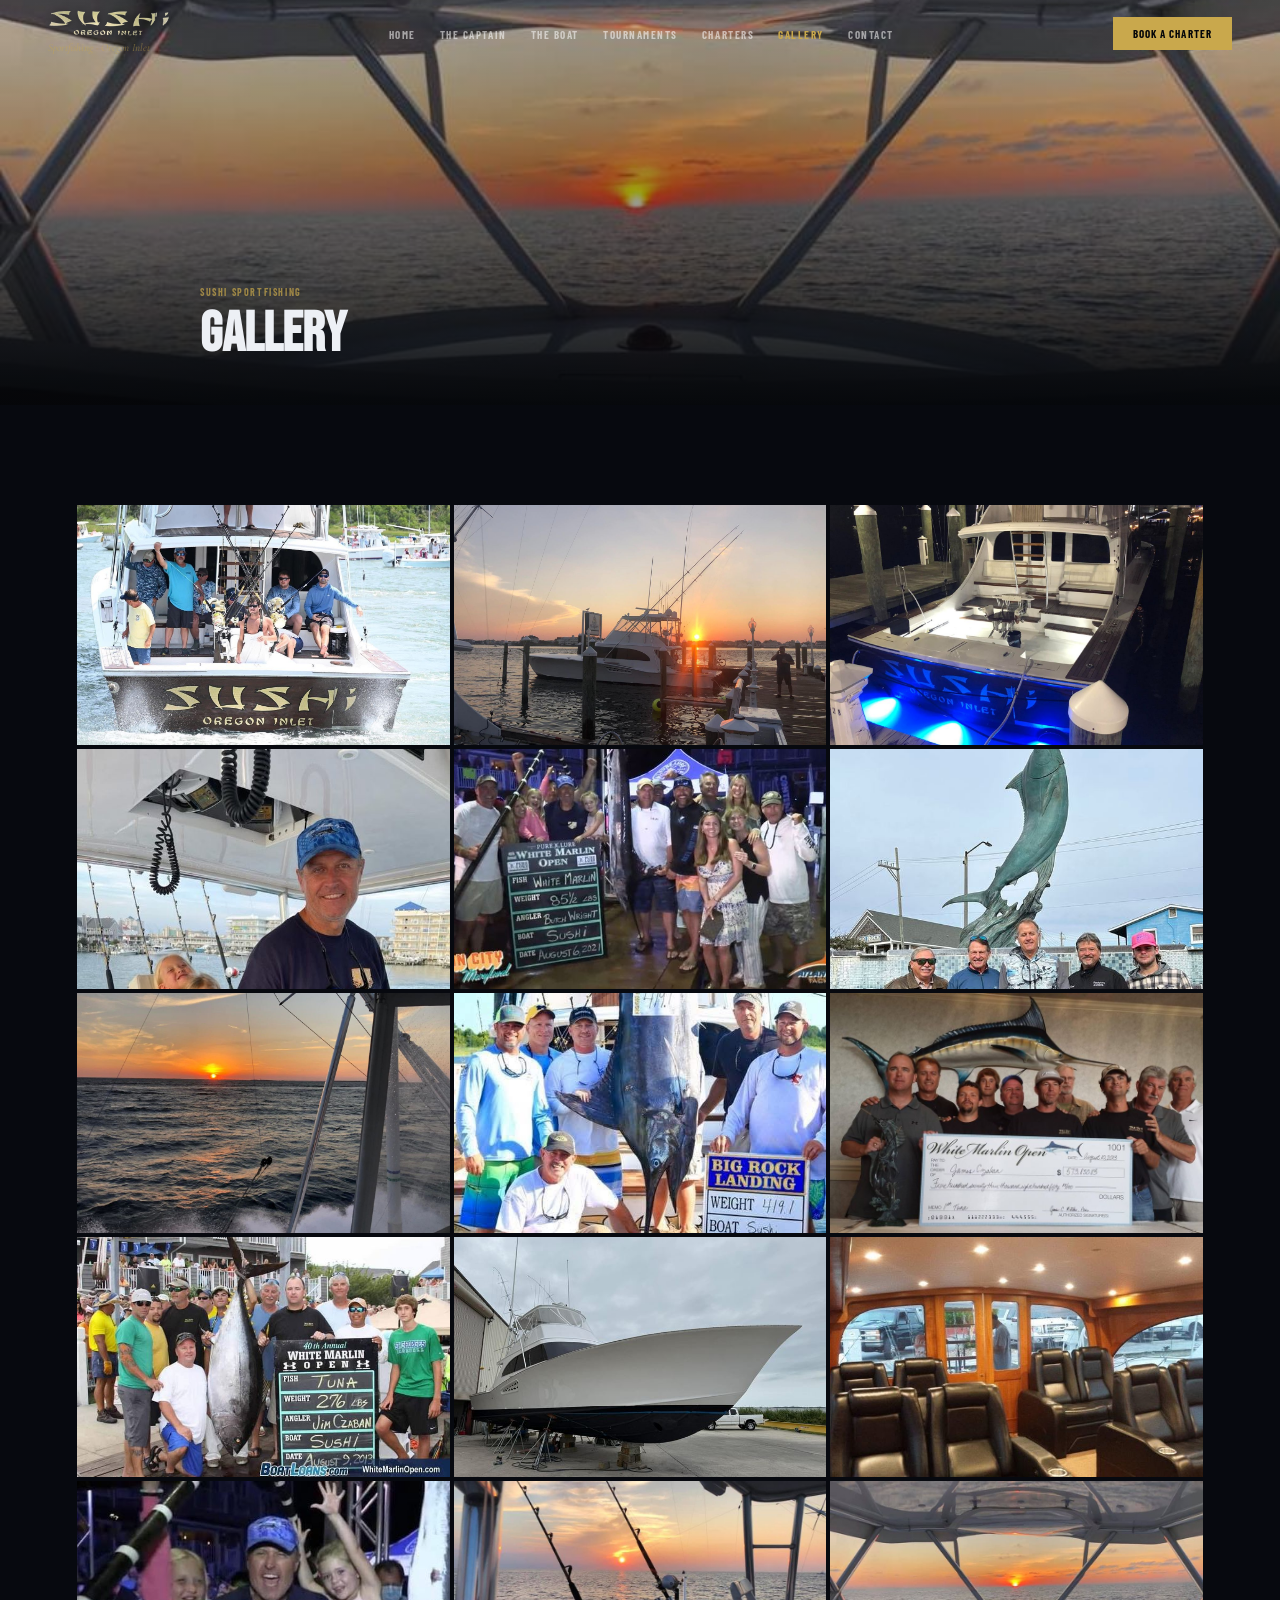
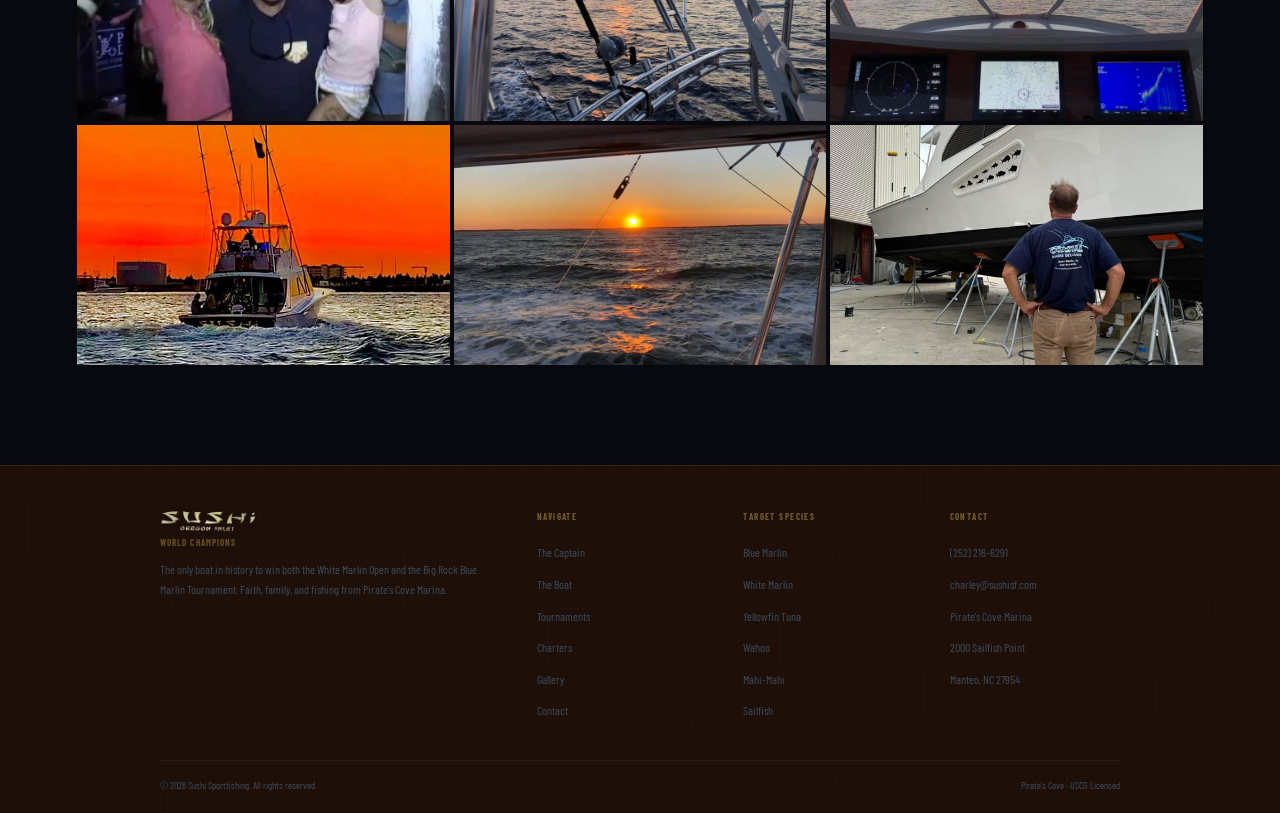
<file: gallery/index.html>
<!DOCTYPE html>
<html lang="en">
<head>
<meta charset="UTF-8">
<meta name="viewport" content="width=device-width, initial-scale=1.0">
<title>Gallery | Sushi Sportfishing</title>
<link rel="stylesheet" href="../assets/css/sushi-global.css">
</head>
<body>
<nav class="nav" id="nav">
  <a class="nav-brand" href="../index.html"><div>
    <img class="nav-logo" src="../assets/img/logo.png" alt="SUSHi Sportfishing">
    <div class="nav-sub">Sportfishing &middot; Oregon Inlet</div>
  </div></a>
  <ul class="nav-links">
    <li><a href="../index.html" >Home</a></li>
    <li><a href="../the-team/index.html" >The Captain</a></li>
    <li><a href="../the-boat/index.html" >The Boat</a></li>
    <li><a href="../tournaments/index.html" >Tournaments</a></li>
    <li><a href="../charters/index.html" >Charters</a></li>
    <li><a href="../gallery/index.html" class='active'>Gallery</a></li>
    <li><a href="../contact/index.html" >Contact</a></li>
  </ul>
  <button class="nav-cta" onclick="location.href='../contact/index.html'">Book a Charter</button>
  <div class="hamburger" id="hamburger" onclick="this.classList.toggle('open');document.getElementById('mm').classList.toggle('open')"><span></span><span></span><span></span></div>
</nav>
<div class="mobile-menu" id="mm">
  <a href="../index.html">Home</a><a href="../the-team/index.html">The Captain</a><a href="../the-boat/index.html">The Boat</a>
  <a href="../tournaments/index.html">Tournaments</a><a href="../charters/index.html">Charters</a><a href="../gallery/index.html">Gallery</a><a href="../contact/index.html">Contact</a>
</div>
<section class="page-hero">
  <div class="page-hero-bg" style="background-image:url('../assets/img/helm_sunrise.jpeg')"></div>
  <div class="page-hero-overlay"></div>
  <div class="page-hero-content"><div class="page-hero-label">Sushi Sportfishing</div><h1>Gallery</h1></div>
</section>

<section class="section" style="background:var(--navy)">
  <div class="gallery-grid">
    <img src="../assets/img/hero_transom.jpeg" alt="Sushi transom crew">
    <img src="../assets/img/dock_sunset.jpeg" alt="Sushi at dock sunset">
    <img src="../assets/img/blue_led.jpeg" alt="Blue LED transom night">
    <img src="../assets/img/captain_daughters.jpeg" alt="Charley with daughters" style="object-position:top center">
    <img src="../assets/img/wmo_board_2021.jpeg" alt="2021 WMO weigh-in">
    <img src="../assets/img/big_rock_trophy.jpeg" alt="Big Rock trophy" style="object-position:center 20%">
    <img src="../assets/img/offshore_sunset.jpeg" alt="Offshore sunset">
    <img src="../assets/img/boat_stands.jpeg" alt="Sushi on stands at IBW">
    <img src="../assets/img/salon_interior.jpeg" alt="Teak salon interior">
    <img src="../assets/img/wmo_2013_check.jpeg" alt="2013 WMO check">
    <img src="../assets/img/big_rock_2015.jpeg" alt="419 lb blue marlin 2015">
    <img src="../assets/img/charley_looking.jpeg" alt="Charley admiring the Sushi">
    <img src="../assets/img/charley_celebrating.jpeg" alt="WMO celebration">
    <img src="../assets/img/rods_sunset.jpeg" alt="Outriggers at sunset">
    <img src="../assets/img/helm_sunrise.jpeg" alt="Cockpit sunrise">
    <img src="../assets/img/sushi_silhouette.jpeg" alt="Sushi silhouette">
    <img src="../assets/img/ocean_sunset2.jpeg" alt="Offshore sunset">
    <img src="../assets/img/wmo_2013_weighin.jpeg" alt="2013 WMO weighin">
  </div>
</section>
<footer class="footer teak-dark">
  <div class="footer-grid">
    <div>
      <img class="footer-logo" src="../assets/img/logo.png" alt="SUSHi">
      <div class="footer-brand-sub">World Champions</div>
      <p class="footer-brand-desc">The only boat in history to win both the White Marlin Open and the Big Rock Blue Marlin Tournament. Faith, family, and fishing from Pirate's Cove Marina.</p>
    </div>
    <div class="footer-col"><div class="footer-col-title">Navigate</div><ul>
      <li><a href="../the-team/index.html">The Captain</a></li><li><a href="../the-boat/index.html">The Boat</a></li>
      <li><a href="../tournaments/index.html">Tournaments</a></li><li><a href="../charters/index.html">Charters</a></li>
      <li><a href="../gallery/index.html">Gallery</a></li><li><a href="../contact/index.html">Contact</a></li>
    </ul></div>
    <div class="footer-col"><div class="footer-col-title">Target Species</div><ul>
      <li><span>Blue Marlin</span></li><li><span>White Marlin</span></li><li><span>Yellowfin Tuna</span></li>
      <li><span>Wahoo</span></li><li><span>Mahi-Mahi</span></li><li><span>Sailfish</span></li>
    </ul></div>
    <div class="footer-col"><div class="footer-col-title">Contact</div><ul>
      <li><a href="tel:2522166291">(252) 216-6291</a></li><li><a href="mailto:charley@sushisf.com">charley@sushisf.com</a></li>
      <li><span>Pirate's Cove Marina</span></li><li><span>2000 Sailfish Point</span></li><li><span>Manteo, NC 27954</span></li>
    </ul></div>
  </div>
  <div class="footer-bottom"><span>&copy; 2026 Sushi Sportfishing. All rights reserved.</span><span>Pirate's Cove &middot; USCG Licensed</span></div>
</footer><script>
const nav=document.getElementById('nav');
window.addEventListener('scroll',()=>{nav.classList.toggle('scrolled',window.scrollY>50)});
const obs=new IntersectionObserver(entries=>{entries.forEach(e=>{if(e.isIntersecting){const sibs=e.target.parentElement.querySelectorAll('.fade-in');const i=Array.from(sibs).indexOf(e.target);e.target.style.transitionDelay=(i*75)+'ms';e.target.classList.add('visible');obs.unobserve(e.target)}})},{threshold:0.12});
document.querySelectorAll('.fade-in').forEach(el=>obs.observe(el));
document.querySelectorAll('.mobile-menu a').forEach(a=>a.addEventListener('click',()=>{document.getElementById('mm').classList.remove('open');document.getElementById('hamburger').classList.remove('open')}));
</script>
</body></html>
</file>
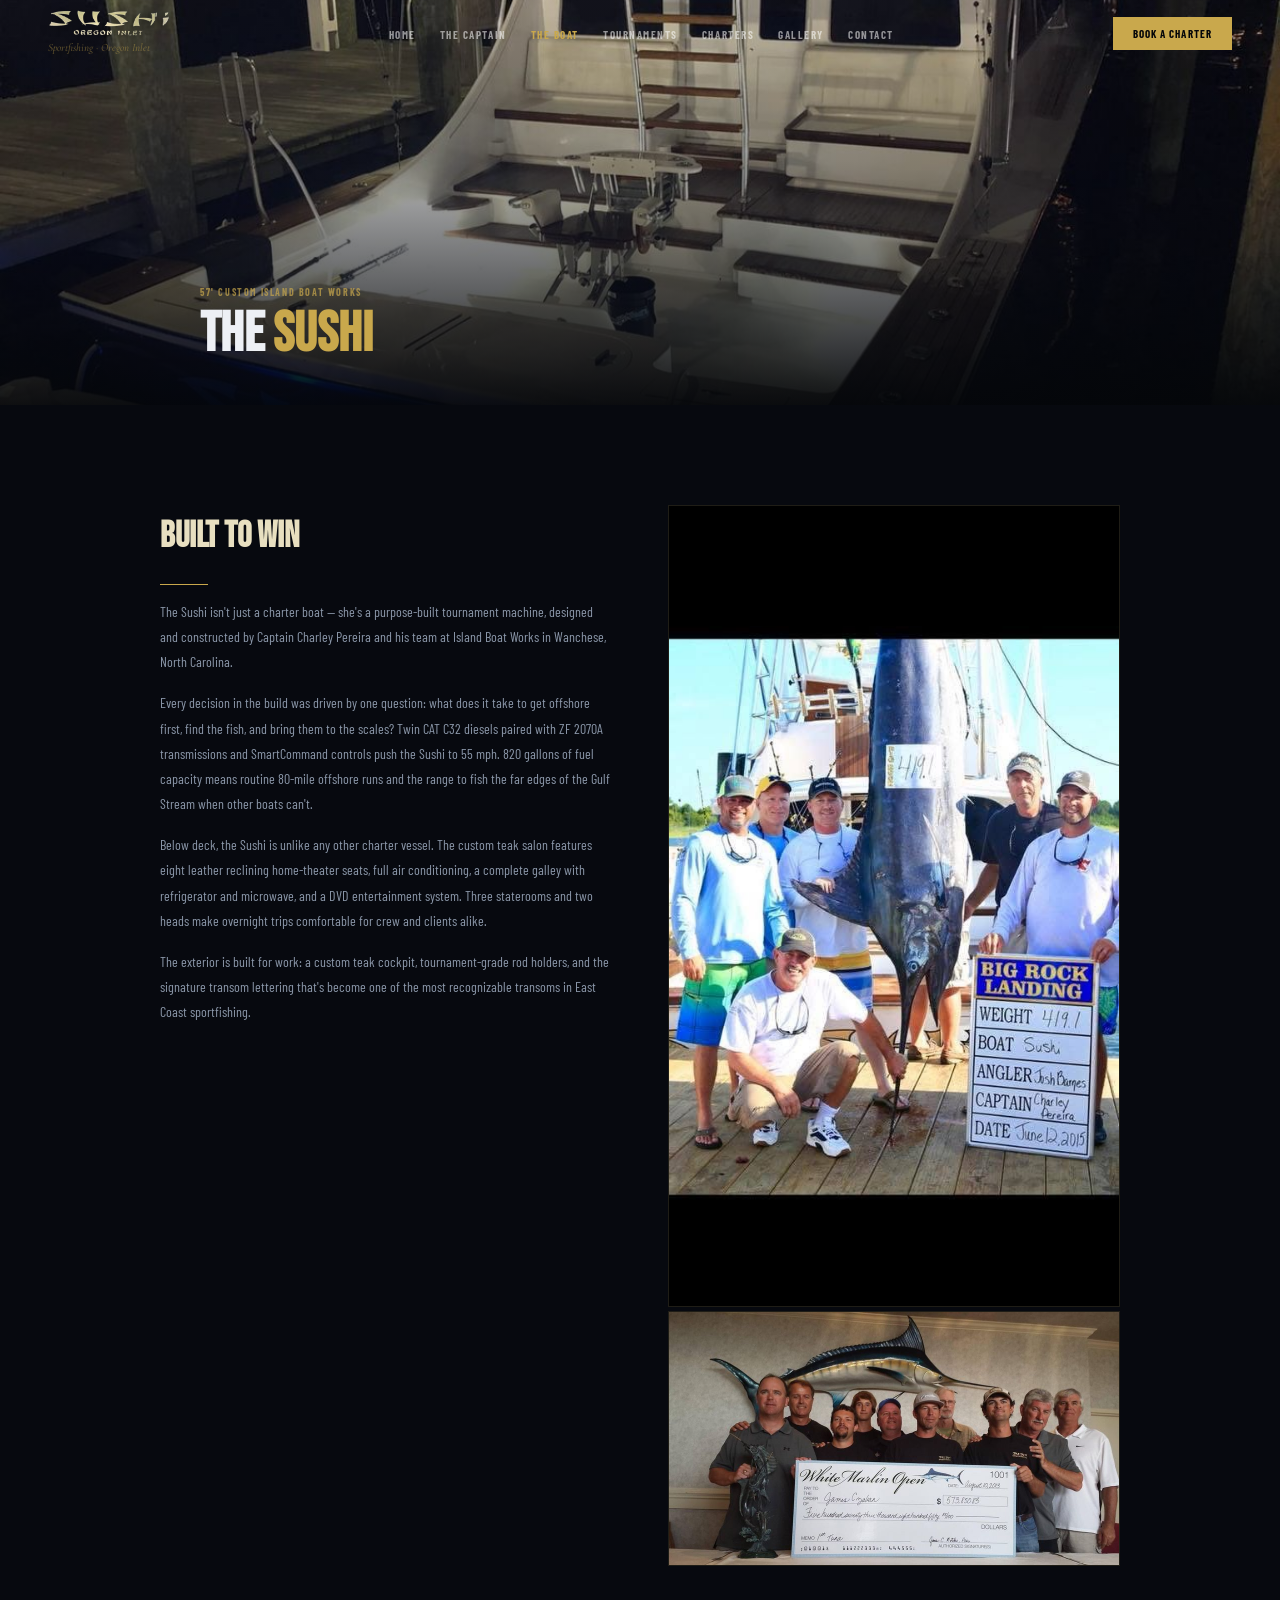
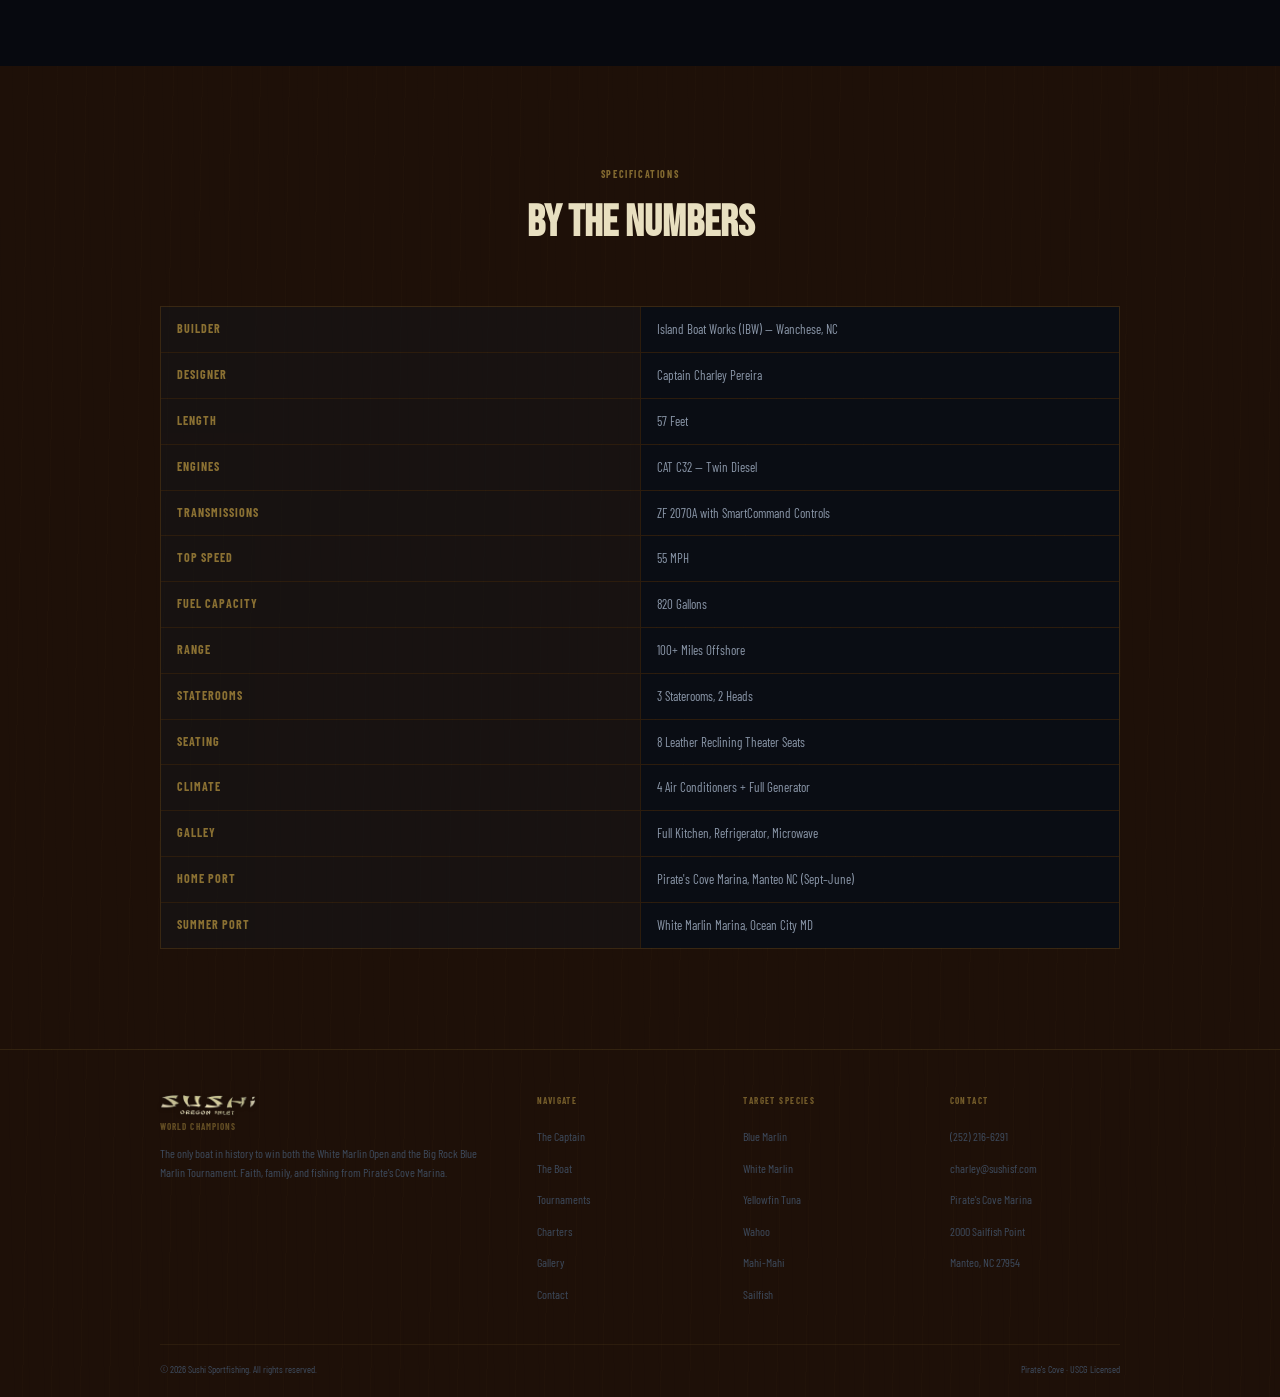
<file: the-boat/index.html>
<!DOCTYPE html>
<html lang="en">
<head>
<meta charset="UTF-8">
<meta name="viewport" content="width=device-width, initial-scale=1.0">
<title>The Boat | Sushi Sportfishing</title>
<link rel="stylesheet" href="../assets/css/sushi-global.css">
</head>
<body>
<nav class="nav" id="nav">
  <a class="nav-brand" href="../index.html"><div>
    <img class="nav-logo" src="../assets/img/logo.png" alt="SUSHi Sportfishing">
    <div class="nav-sub">Sportfishing &middot; Oregon Inlet</div>
  </div></a>
  <ul class="nav-links">
    <li><a href="../index.html" >Home</a></li>
    <li><a href="../the-team/index.html" >The Captain</a></li>
    <li><a href="../the-boat/index.html" class='active'>The Boat</a></li>
    <li><a href="../tournaments/index.html" >Tournaments</a></li>
    <li><a href="../charters/index.html" >Charters</a></li>
    <li><a href="../gallery/index.html" >Gallery</a></li>
    <li><a href="../contact/index.html" >Contact</a></li>
  </ul>
  <button class="nav-cta" onclick="location.href='../contact/index.html'">Book a Charter</button>
  <div class="hamburger" id="hamburger" onclick="this.classList.toggle('open');document.getElementById('mm').classList.toggle('open')"><span></span><span></span><span></span></div>
</nav>
<div class="mobile-menu" id="mm">
  <a href="../index.html">Home</a><a href="../the-team/index.html">The Captain</a><a href="../the-boat/index.html">The Boat</a>
  <a href="../tournaments/index.html">Tournaments</a><a href="../charters/index.html">Charters</a><a href="../gallery/index.html">Gallery</a><a href="../contact/index.html">Contact</a>
</div>
<section class="page-hero">
  <div class="page-hero-bg" style="background-image:url('../assets/img/blue_led.jpeg')"></div>
  <div class="page-hero-overlay"></div>
  <div class="page-hero-content"><div class="page-hero-label">57' Custom Island Boat Works</div><h1>The <span style="color:var(--gold)">Sushi</span></h1></div>
</section>

<section class="section" style="background:var(--navy)">
  <div style="display:grid;grid-template-columns:1fr 1fr;gap:56px;max-width:960px;margin:0 auto;align-items:start">
    <div class="fade-in body-text">
      <h2 class="body-heading">Built to Win</h2>
      <div class="gold-rule"></div>
      <p>The Sushi isn't just a charter boat &mdash; she's a purpose-built tournament machine, designed and constructed by Captain Charley Pereira and his team at Island Boat Works in Wanchese, North Carolina.</p>
      <p>Every decision in the build was driven by one question: what does it take to get offshore first, find the fish, and bring them to the scales? Twin CAT C32 diesels paired with ZF 2070A transmissions and SmartCommand controls push the Sushi to 55 mph. 820 gallons of fuel capacity means routine 80-mile offshore runs and the range to fish the far edges of the Gulf Stream when other boats can't.</p>
      <p>Below deck, the Sushi is unlike any other charter vessel. The custom teak salon features eight leather reclining home-theater seats, full air conditioning, a complete galley with refrigerator and microwave, and a DVD entertainment system. Three staterooms and two heads make overnight trips comfortable for crew and clients alike.</p>
      <p>The exterior is built for work: a custom teak cockpit, tournament-grade rod holders, and the signature transom lettering that's become one of the most recognizable transoms in East Coast sportfishing.</p>
    </div>
    <div class="fade-in">
      <div style="overflow:hidden;border:1px solid rgba(201,168,76,0.12);margin-bottom:4px"><img src="../assets/img/boat_stands.jpeg" alt="Sushi on stands" style="width:100%;object-fit:cover"></div>
      <div style="overflow:hidden;border:1px solid rgba(201,168,76,0.12)"><img src="../assets/img/salon_interior.jpeg" alt="Salon interior" style="width:100%;object-fit:cover"></div>
    </div>
  </div>
</section>

<section class="section teak-dark">
  <div class="section-header fade-in"><div class="section-label">Specifications</div><h2 class="section-title">By the Numbers</h2></div>
  <div class="max-w fade-in">
    <div class="spec-grid">
      <div class="spec-label">Builder</div><div class="spec-value">Island Boat Works (IBW) &mdash; Wanchese, NC</div>
      <div class="spec-label">Designer</div><div class="spec-value">Captain Charley Pereira</div>
      <div class="spec-label">Length</div><div class="spec-value">57 Feet</div>
      <div class="spec-label">Engines</div><div class="spec-value">CAT C32 &mdash; Twin Diesel</div>
      <div class="spec-label">Transmissions</div><div class="spec-value">ZF 2070A with SmartCommand Controls</div>
      <div class="spec-label">Top Speed</div><div class="spec-value">55 MPH</div>
      <div class="spec-label">Fuel Capacity</div><div class="spec-value">820 Gallons</div>
      <div class="spec-label">Range</div><div class="spec-value">100+ Miles Offshore</div>
      <div class="spec-label">Staterooms</div><div class="spec-value">3 Staterooms, 2 Heads</div>
      <div class="spec-label">Seating</div><div class="spec-value">8 Leather Reclining Theater Seats</div>
      <div class="spec-label">Climate</div><div class="spec-value">4 Air Conditioners + Full Generator</div>
      <div class="spec-label">Galley</div><div class="spec-value">Full Kitchen, Refrigerator, Microwave</div>
      <div class="spec-label">Home Port</div><div class="spec-value">Pirate's Cove Marina, Manteo NC (Sept&ndash;June)</div>
      <div class="spec-label">Summer Port</div><div class="spec-value">White Marlin Marina, Ocean City MD</div>
    </div>
  </div>
</section>
<footer class="footer teak-dark">
  <div class="footer-grid">
    <div>
      <img class="footer-logo" src="../assets/img/logo.png" alt="SUSHi">
      <div class="footer-brand-sub">World Champions</div>
      <p class="footer-brand-desc">The only boat in history to win both the White Marlin Open and the Big Rock Blue Marlin Tournament. Faith, family, and fishing from Pirate's Cove Marina.</p>
    </div>
    <div class="footer-col"><div class="footer-col-title">Navigate</div><ul>
      <li><a href="../the-team/index.html">The Captain</a></li><li><a href="../the-boat/index.html">The Boat</a></li>
      <li><a href="../tournaments/index.html">Tournaments</a></li><li><a href="../charters/index.html">Charters</a></li>
      <li><a href="../gallery/index.html">Gallery</a></li><li><a href="../contact/index.html">Contact</a></li>
    </ul></div>
    <div class="footer-col"><div class="footer-col-title">Target Species</div><ul>
      <li><span>Blue Marlin</span></li><li><span>White Marlin</span></li><li><span>Yellowfin Tuna</span></li>
      <li><span>Wahoo</span></li><li><span>Mahi-Mahi</span></li><li><span>Sailfish</span></li>
    </ul></div>
    <div class="footer-col"><div class="footer-col-title">Contact</div><ul>
      <li><a href="tel:2522166291">(252) 216-6291</a></li><li><a href="mailto:charley@sushisf.com">charley@sushisf.com</a></li>
      <li><span>Pirate's Cove Marina</span></li><li><span>2000 Sailfish Point</span></li><li><span>Manteo, NC 27954</span></li>
    </ul></div>
  </div>
  <div class="footer-bottom"><span>&copy; 2026 Sushi Sportfishing. All rights reserved.</span><span>Pirate's Cove &middot; USCG Licensed</span></div>
</footer><script>
const nav=document.getElementById('nav');
window.addEventListener('scroll',()=>{nav.classList.toggle('scrolled',window.scrollY>50)});
const obs=new IntersectionObserver(entries=>{entries.forEach(e=>{if(e.isIntersecting){const sibs=e.target.parentElement.querySelectorAll('.fade-in');const i=Array.from(sibs).indexOf(e.target);e.target.style.transitionDelay=(i*75)+'ms';e.target.classList.add('visible');obs.unobserve(e.target)}})},{threshold:0.12});
document.querySelectorAll('.fade-in').forEach(el=>obs.observe(el));
document.querySelectorAll('.mobile-menu a').forEach(a=>a.addEventListener('click',()=>{document.getElementById('mm').classList.remove('open');document.getElementById('hamburger').classList.remove('open')}));
</script>
</body></html>
</file>
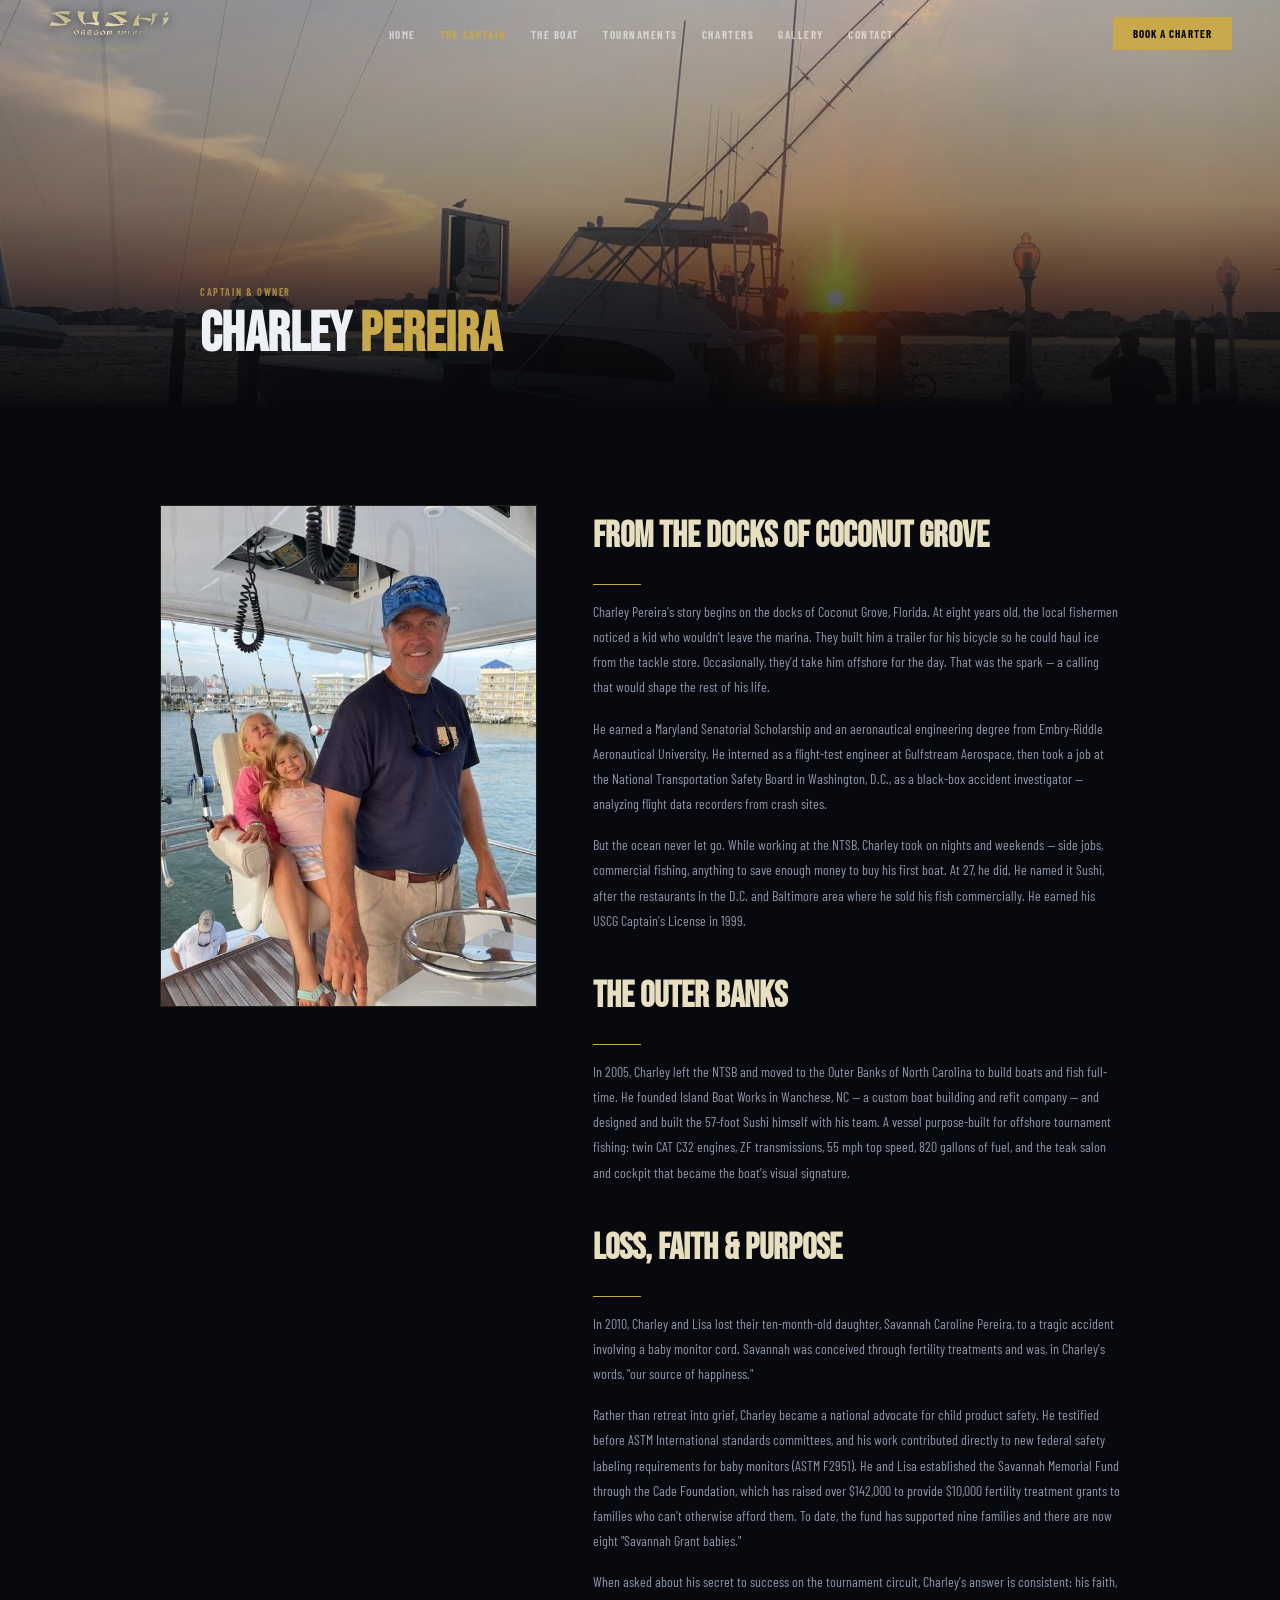
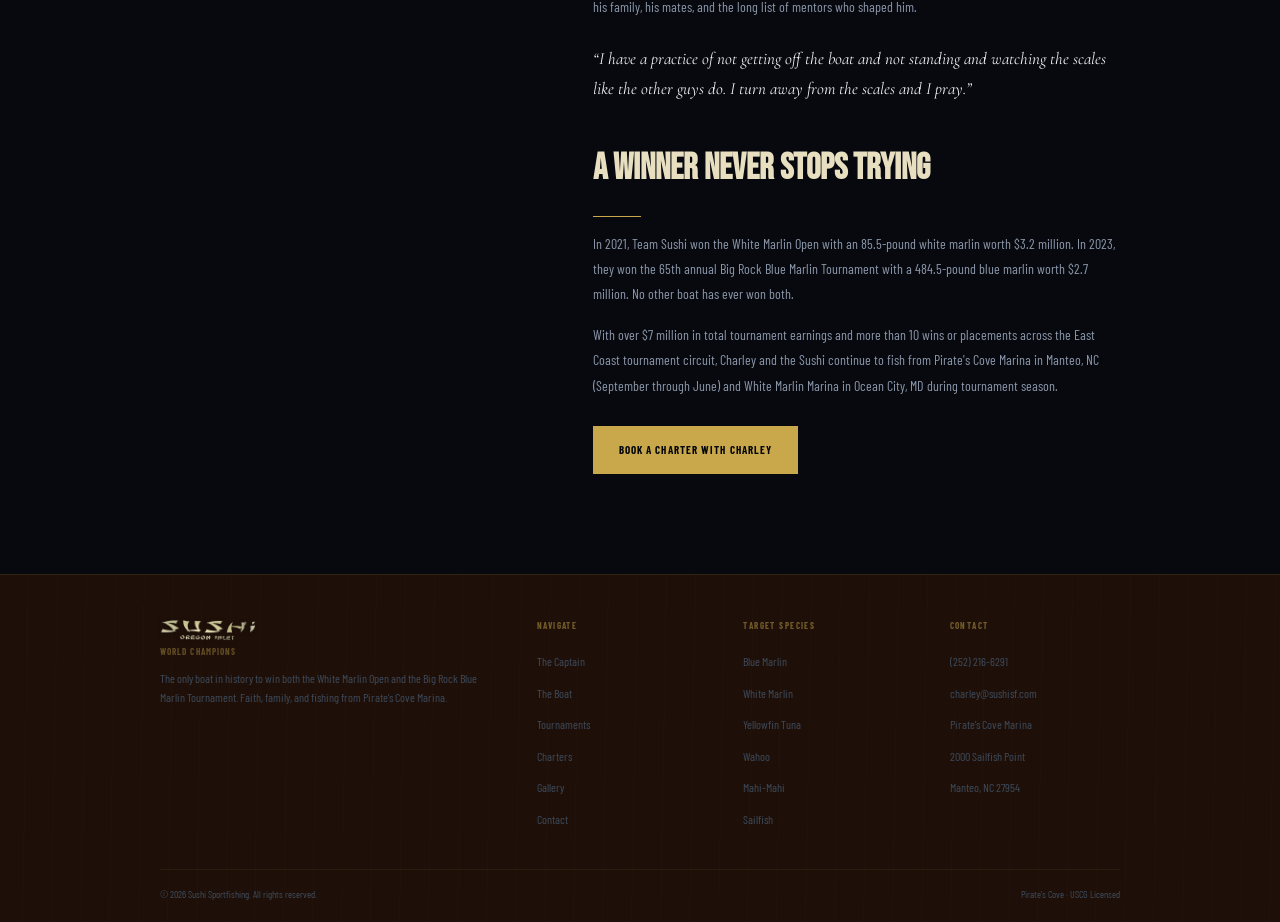
<file: the-team/index.html>
<!DOCTYPE html>
<html lang="en">
<head>
<meta charset="UTF-8">
<meta name="viewport" content="width=device-width, initial-scale=1.0">
<title>The Captain | Sushi Sportfishing</title>
<link rel="stylesheet" href="../assets/css/sushi-global.css">
</head>
<body>
<nav class="nav" id="nav">
  <a class="nav-brand" href="../index.html"><div>
    <img class="nav-logo" src="../assets/img/logo.png" alt="SUSHi Sportfishing">
    <div class="nav-sub">Sportfishing &middot; Oregon Inlet</div>
  </div></a>
  <ul class="nav-links">
    <li><a href="../index.html" >Home</a></li>
    <li><a href="../the-team/index.html" class='active'>The Captain</a></li>
    <li><a href="../the-boat/index.html" >The Boat</a></li>
    <li><a href="../tournaments/index.html" >Tournaments</a></li>
    <li><a href="../charters/index.html" >Charters</a></li>
    <li><a href="../gallery/index.html" >Gallery</a></li>
    <li><a href="../contact/index.html" >Contact</a></li>
  </ul>
  <button class="nav-cta" onclick="location.href='../contact/index.html'">Book a Charter</button>
  <div class="hamburger" id="hamburger" onclick="this.classList.toggle('open');document.getElementById('mm').classList.toggle('open')"><span></span><span></span><span></span></div>
</nav>
<div class="mobile-menu" id="mm">
  <a href="../index.html">Home</a><a href="../the-team/index.html">The Captain</a><a href="../the-boat/index.html">The Boat</a>
  <a href="../tournaments/index.html">Tournaments</a><a href="../charters/index.html">Charters</a><a href="../gallery/index.html">Gallery</a><a href="../contact/index.html">Contact</a>
</div>
<section class="page-hero">
  <div class="page-hero-bg" style="background-image:url('../assets/img/dock_sunset.jpeg')"></div>
  <div class="page-hero-overlay"></div>
  <div class="page-hero-content"><div class="page-hero-label">Captain &amp; Owner</div><h1>Charley <span style="color:var(--gold)">Pereira</span></h1></div>
</section>

<section class="section" style="background:var(--navy)">
  <div style="display:grid;grid-template-columns:1fr 1.4fr;gap:56px;max-width:960px;margin:0 auto;align-items:start">
    <div class="fade-in"><div style="aspect-ratio:3/4;overflow:hidden;border:1px solid rgba(201,168,76,0.15)"><img src="../assets/img/captain_daughters.jpeg" alt="Captain Charley Pereira" style="width:100%;height:100%;object-fit:cover;object-position:top center"></div></div>
    <div class="fade-in body-text">
      <h2 class="body-heading">From the Docks of Coconut Grove</h2>
      <div class="gold-rule"></div>
      <p>Charley Pereira's story begins on the docks of Coconut Grove, Florida. At eight years old, the local fishermen noticed a kid who wouldn't leave the marina. They built him a trailer for his bicycle so he could haul ice from the tackle store. Occasionally, they'd take him offshore for the day. That was the spark &mdash; a calling that would shape the rest of his life.</p>
      <p>He earned a Maryland Senatorial Scholarship and an aeronautical engineering degree from Embry-Riddle Aeronautical University. He interned as a flight-test engineer at Gulfstream Aerospace, then took a job at the National Transportation Safety Board in Washington, D.C., as a black-box accident investigator &mdash; analyzing flight data recorders from crash sites.</p>
      <p>But the ocean never let go. While working at the NTSB, Charley took on nights and weekends &mdash; side jobs, commercial fishing, anything to save enough money to buy his first boat. At 27, he did. He named it Sushi, after the restaurants in the D.C. and Baltimore area where he sold his fish commercially. He earned his USCG Captain's License in 1999.</p>

      <h2 class="body-heading" style="margin-top:32px">The Outer Banks</h2>
      <div class="gold-rule"></div>
      <p>In 2005, Charley left the NTSB and moved to the Outer Banks of North Carolina to build boats and fish full-time. He founded Island Boat Works in Wanchese, NC &mdash; a custom boat building and refit company &mdash; and designed and built the 57-foot Sushi himself with his team. A vessel purpose-built for offshore tournament fishing: twin CAT C32 engines, ZF transmissions, 55 mph top speed, 820 gallons of fuel, and the teak salon and cockpit that became the boat's visual signature.</p>

      <h2 class="body-heading" style="margin-top:32px">Loss, Faith &amp; Purpose</h2>
      <div class="gold-rule"></div>
      <p>In 2010, Charley and Lisa lost their ten-month-old daughter, Savannah Caroline Pereira, to a tragic accident involving a baby monitor cord. Savannah was conceived through fertility treatments and was, in Charley's words, "our source of happiness."</p>
      <p>Rather than retreat into grief, Charley became a national advocate for child product safety. He testified before ASTM International standards committees, and his work contributed directly to new federal safety labeling requirements for baby monitors (ASTM F2951). He and Lisa established the Savannah Memorial Fund through the Cade Foundation, which has raised over $142,000 to provide $10,000 fertility treatment grants to families who can't otherwise afford them. To date, the fund has supported nine families and there are now eight "Savannah Grant babies."</p>
      <p>When asked about his secret to success on the tournament circuit, Charley's answer is consistent: his faith, his family, his mates, and the long list of mentors who shaped him.</p>
      <p style="font-family:var(--font-elegant);font-style:italic;font-size:17px;color:var(--text);margin-top:24px">&ldquo;I have a practice of not getting off the boat and not standing and watching the scales like the other guys do. I turn away from the scales and I pray.&rdquo;</p>

      <h2 class="body-heading" style="margin-top:32px">A Winner Never Stops Trying</h2>
      <div class="gold-rule"></div>
      <p>In 2021, Team Sushi won the White Marlin Open with an 85.5-pound white marlin worth $3.2 million. In 2023, they won the 65th annual Big Rock Blue Marlin Tournament with a 484.5-pound blue marlin worth $2.7 million. No other boat has ever won both.</p>
      <p>With over $7 million in total tournament earnings and more than 10 wins or placements across the East Coast tournament circuit, Charley and the Sushi continue to fish from Pirate's Cove Marina in Manteo, NC (September through June) and White Marlin Marina in Ocean City, MD during tournament season.</p>
      <div style="margin-top:28px"><a href="../contact/index.html" class="btn-gold">Book a Charter with Charley</a></div>
    </div>
  </div>
</section>
<footer class="footer teak-dark">
  <div class="footer-grid">
    <div>
      <img class="footer-logo" src="../assets/img/logo.png" alt="SUSHi">
      <div class="footer-brand-sub">World Champions</div>
      <p class="footer-brand-desc">The only boat in history to win both the White Marlin Open and the Big Rock Blue Marlin Tournament. Faith, family, and fishing from Pirate's Cove Marina.</p>
    </div>
    <div class="footer-col"><div class="footer-col-title">Navigate</div><ul>
      <li><a href="../the-team/index.html">The Captain</a></li><li><a href="../the-boat/index.html">The Boat</a></li>
      <li><a href="../tournaments/index.html">Tournaments</a></li><li><a href="../charters/index.html">Charters</a></li>
      <li><a href="../gallery/index.html">Gallery</a></li><li><a href="../contact/index.html">Contact</a></li>
    </ul></div>
    <div class="footer-col"><div class="footer-col-title">Target Species</div><ul>
      <li><span>Blue Marlin</span></li><li><span>White Marlin</span></li><li><span>Yellowfin Tuna</span></li>
      <li><span>Wahoo</span></li><li><span>Mahi-Mahi</span></li><li><span>Sailfish</span></li>
    </ul></div>
    <div class="footer-col"><div class="footer-col-title">Contact</div><ul>
      <li><a href="tel:2522166291">(252) 216-6291</a></li><li><a href="mailto:charley@sushisf.com">charley@sushisf.com</a></li>
      <li><span>Pirate's Cove Marina</span></li><li><span>2000 Sailfish Point</span></li><li><span>Manteo, NC 27954</span></li>
    </ul></div>
  </div>
  <div class="footer-bottom"><span>&copy; 2026 Sushi Sportfishing. All rights reserved.</span><span>Pirate's Cove &middot; USCG Licensed</span></div>
</footer><script>
const nav=document.getElementById('nav');
window.addEventListener('scroll',()=>{nav.classList.toggle('scrolled',window.scrollY>50)});
const obs=new IntersectionObserver(entries=>{entries.forEach(e=>{if(e.isIntersecting){const sibs=e.target.parentElement.querySelectorAll('.fade-in');const i=Array.from(sibs).indexOf(e.target);e.target.style.transitionDelay=(i*75)+'ms';e.target.classList.add('visible');obs.unobserve(e.target)}})},{threshold:0.12});
document.querySelectorAll('.fade-in').forEach(el=>obs.observe(el));
document.querySelectorAll('.mobile-menu a').forEach(a=>a.addEventListener('click',()=>{document.getElementById('mm').classList.remove('open');document.getElementById('hamburger').classList.remove('open')}));
</script>
</body></html>
</file>
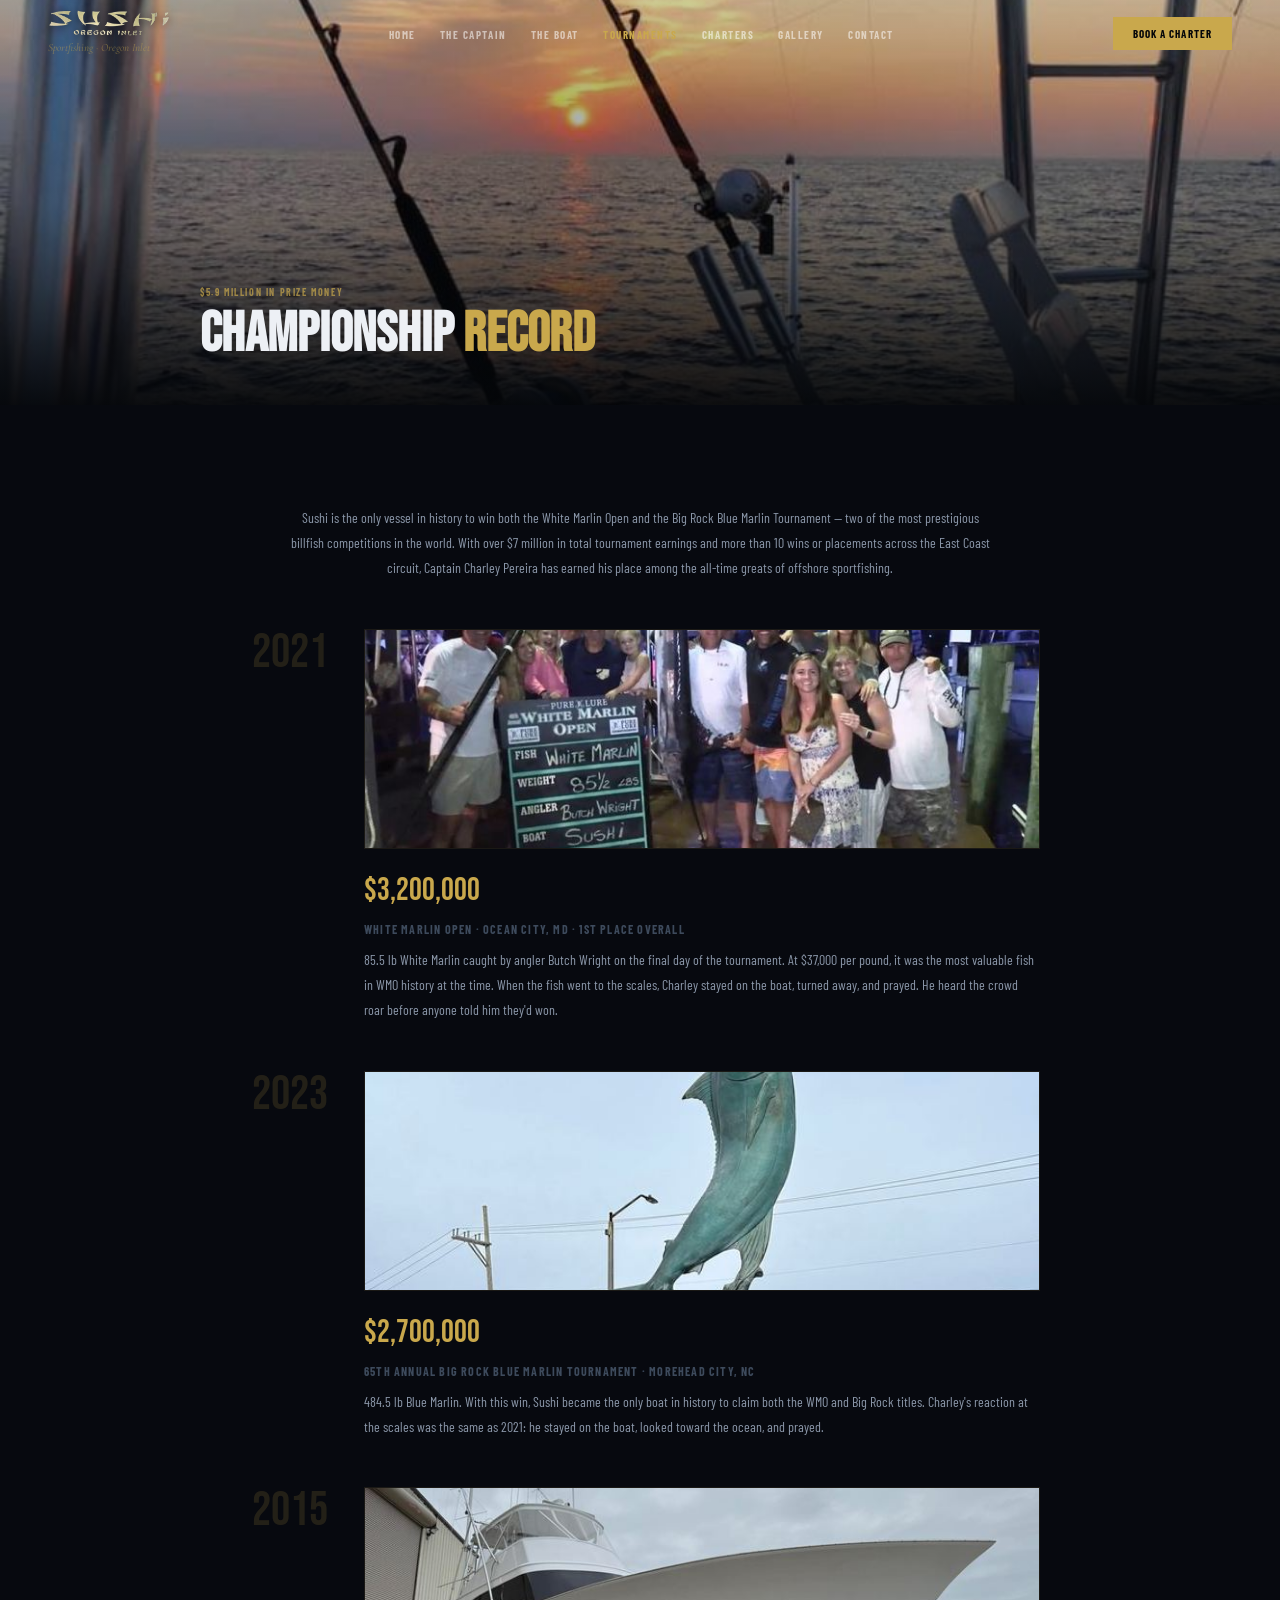
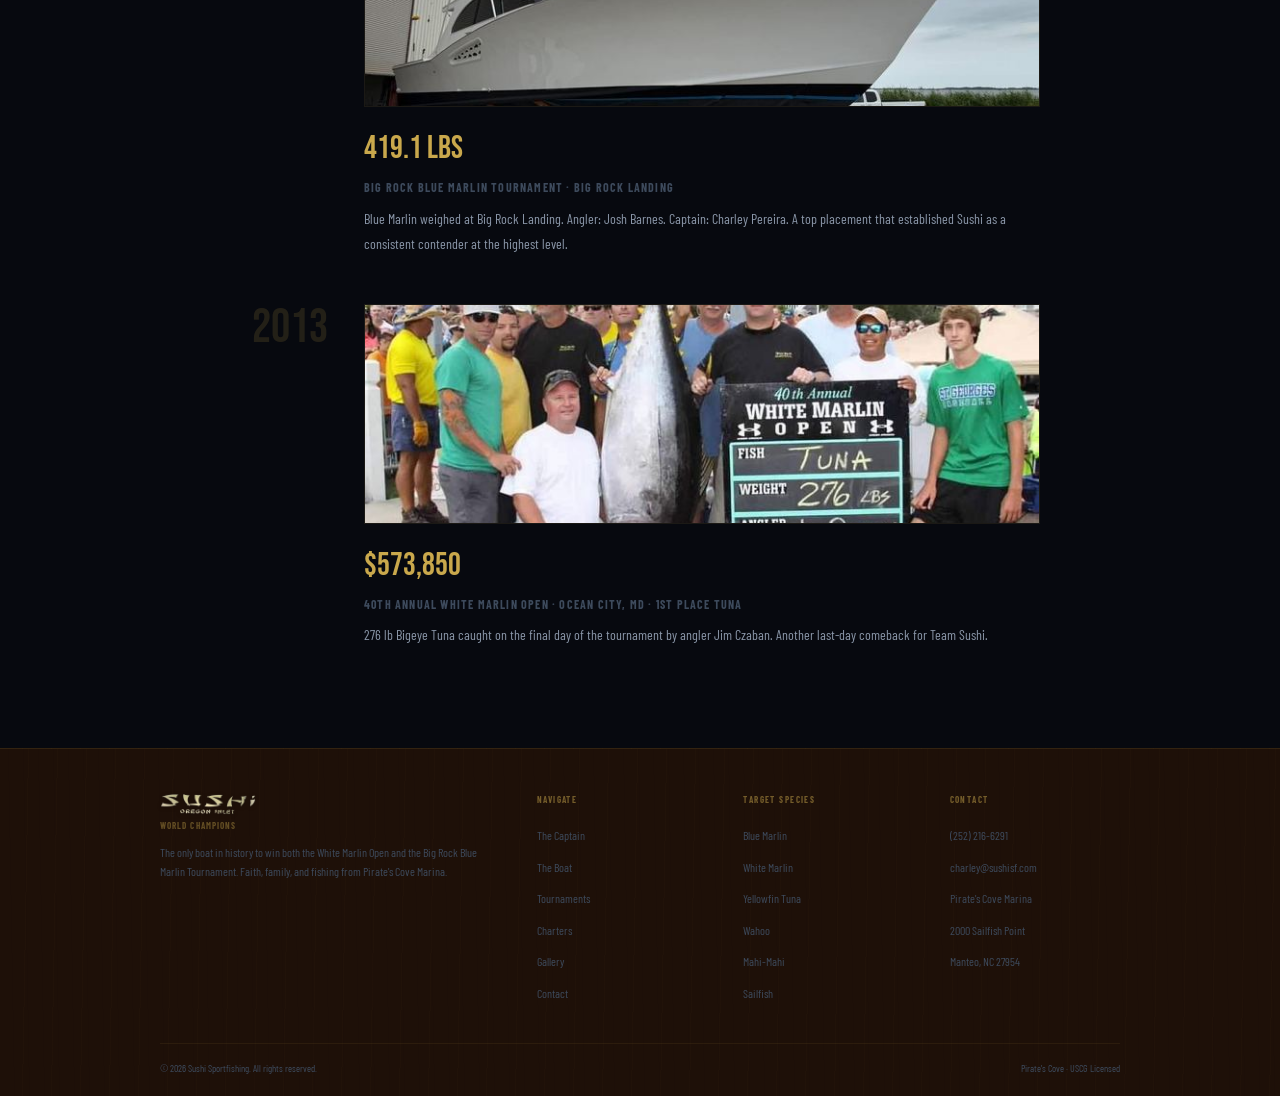
<file: tournaments/index.html>
<!DOCTYPE html>
<html lang="en">
<head>
<meta charset="UTF-8">
<meta name="viewport" content="width=device-width, initial-scale=1.0">
<title>Tournaments | Sushi Sportfishing</title>
<link rel="stylesheet" href="../assets/css/sushi-global.css">
</head>
<body>
<nav class="nav" id="nav">
  <a class="nav-brand" href="../index.html"><div>
    <img class="nav-logo" src="../assets/img/logo.png" alt="SUSHi Sportfishing">
    <div class="nav-sub">Sportfishing &middot; Oregon Inlet</div>
  </div></a>
  <ul class="nav-links">
    <li><a href="../index.html" >Home</a></li>
    <li><a href="../the-team/index.html" >The Captain</a></li>
    <li><a href="../the-boat/index.html" >The Boat</a></li>
    <li><a href="../tournaments/index.html" class='active'>Tournaments</a></li>
    <li><a href="../charters/index.html" >Charters</a></li>
    <li><a href="../gallery/index.html" >Gallery</a></li>
    <li><a href="../contact/index.html" >Contact</a></li>
  </ul>
  <button class="nav-cta" onclick="location.href='../contact/index.html'">Book a Charter</button>
  <div class="hamburger" id="hamburger" onclick="this.classList.toggle('open');document.getElementById('mm').classList.toggle('open')"><span></span><span></span><span></span></div>
</nav>
<div class="mobile-menu" id="mm">
  <a href="../index.html">Home</a><a href="../the-team/index.html">The Captain</a><a href="../the-boat/index.html">The Boat</a>
  <a href="../tournaments/index.html">Tournaments</a><a href="../charters/index.html">Charters</a><a href="../gallery/index.html">Gallery</a><a href="../contact/index.html">Contact</a>
</div>
<section class="page-hero">
  <div class="page-hero-bg" style="background-image:url('../assets/img/rods_sunset.jpeg')"></div>
  <div class="page-hero-overlay"></div>
  <div class="page-hero-content"><div class="page-hero-label">$5.9 Million in Prize Money</div><h1>Championship <span style="color:var(--gold)">Record</span></h1></div>
</section>

<section class="section" style="background:var(--navy)">
  <div class="max-w fade-in" style="text-align:center;margin-bottom:48px">
    <p class="body-text" style="max-width:700px;margin:0 auto;text-align:center">Sushi is the only vessel in history to win both the White Marlin Open and the Big Rock Blue Marlin Tournament &mdash; two of the most prestigious billfish competitions in the world. With over $7 million in total tournament earnings and more than 10 wins or placements across the East Coast circuit, Captain Charley Pereira has earned his place among the all-time greats of offshore sportfishing.</p>
  </div>

  <div style="max-width:800px;margin:0 auto">
    <div class="fade-in" style="display:grid;grid-template-columns:auto 1fr;gap:24px;align-items:start;margin-bottom:48px">
      <div style="width:100px;text-align:center"><div style="font-family:var(--font-display);font-size:48px;color:rgba(201,168,76,0.15);line-height:1">2021</div></div>
      <div>
        <img src="../assets/img/wmo_board_2021.jpeg" alt="2021 WMO" style="width:100%;height:220px;object-fit:cover;border:1px solid rgba(201,168,76,0.1);margin-bottom:16px">
        <div style="font-family:var(--font-display);font-size:32px;color:var(--gold)">$3,200,000</div>
        <div style="font-family:var(--font-body);font-size:12px;font-weight:700;letter-spacing:0.1em;text-transform:uppercase;color:var(--text-muted);margin:4px 0 8px">White Marlin Open &middot; Ocean City, MD &middot; 1st Place Overall</div>
        <p class="body-text">85.5 lb White Marlin caught by angler Butch Wright on the final day of the tournament. At $37,000 per pound, it was the most valuable fish in WMO history at the time. When the fish went to the scales, Charley stayed on the boat, turned away, and prayed. He heard the crowd roar before anyone told him they'd won.</p>
      </div>
    </div>

    <div class="fade-in" style="display:grid;grid-template-columns:auto 1fr;gap:24px;align-items:start;margin-bottom:48px">
      <div style="width:100px;text-align:center"><div style="font-family:var(--font-display);font-size:48px;color:rgba(201,168,76,0.15);line-height:1">2023</div></div>
      <div>
        <img src="../assets/img/big_rock_trophy.jpeg" alt="2023 Big Rock" style="width:100%;height:220px;object-fit:cover;object-position:center 20%;border:1px solid rgba(201,168,76,0.1);margin-bottom:16px">
        <div style="font-family:var(--font-display);font-size:32px;color:var(--gold)">$2,700,000</div>
        <div style="font-family:var(--font-body);font-size:12px;font-weight:700;letter-spacing:0.1em;text-transform:uppercase;color:var(--text-muted);margin:4px 0 8px">65th Annual Big Rock Blue Marlin Tournament &middot; Morehead City, NC</div>
        <p class="body-text">484.5 lb Blue Marlin. With this win, Sushi became the only boat in history to claim both the WMO and Big Rock titles. Charley's reaction at the scales was the same as 2021: he stayed on the boat, looked toward the ocean, and prayed.</p>
      </div>
    </div>

    <div class="fade-in" style="display:grid;grid-template-columns:auto 1fr;gap:24px;align-items:start;margin-bottom:48px">
      <div style="width:100px;text-align:center"><div style="font-family:var(--font-display);font-size:48px;color:rgba(201,168,76,0.15);line-height:1">2015</div></div>
      <div>
        <img src="../assets/img/big_rock_2015.jpeg" alt="2015 Big Rock" style="width:100%;height:220px;object-fit:cover;border:1px solid rgba(201,168,76,0.1);margin-bottom:16px">
        <div style="font-family:var(--font-display);font-size:32px;color:var(--gold)">419.1 lbs</div>
        <div style="font-family:var(--font-body);font-size:12px;font-weight:700;letter-spacing:0.1em;text-transform:uppercase;color:var(--text-muted);margin:4px 0 8px">Big Rock Blue Marlin Tournament &middot; Big Rock Landing</div>
        <p class="body-text">Blue Marlin weighed at Big Rock Landing. Angler: Josh Barnes. Captain: Charley Pereira. A top placement that established Sushi as a consistent contender at the highest level.</p>
      </div>
    </div>

    <div class="fade-in" style="display:grid;grid-template-columns:auto 1fr;gap:24px;align-items:start">
      <div style="width:100px;text-align:center"><div style="font-family:var(--font-display);font-size:48px;color:rgba(201,168,76,0.15);line-height:1">2013</div></div>
      <div>
        <img src="../assets/img/wmo_2013_check.jpeg" alt="2013 WMO" style="width:100%;height:220px;object-fit:cover;border:1px solid rgba(201,168,76,0.1);margin-bottom:16px">
        <div style="font-family:var(--font-display);font-size:32px;color:var(--gold)">$573,850</div>
        <div style="font-family:var(--font-body);font-size:12px;font-weight:700;letter-spacing:0.1em;text-transform:uppercase;color:var(--text-muted);margin:4px 0 8px">40th Annual White Marlin Open &middot; Ocean City, MD &middot; 1st Place Tuna</div>
        <p class="body-text">276 lb Bigeye Tuna caught on the final day of the tournament by angler Jim Czaban. Another last-day comeback for Team Sushi.</p>
      </div>
    </div>
  </div>
</section>
<footer class="footer teak-dark">
  <div class="footer-grid">
    <div>
      <img class="footer-logo" src="../assets/img/logo.png" alt="SUSHi">
      <div class="footer-brand-sub">World Champions</div>
      <p class="footer-brand-desc">The only boat in history to win both the White Marlin Open and the Big Rock Blue Marlin Tournament. Faith, family, and fishing from Pirate's Cove Marina.</p>
    </div>
    <div class="footer-col"><div class="footer-col-title">Navigate</div><ul>
      <li><a href="../the-team/index.html">The Captain</a></li><li><a href="../the-boat/index.html">The Boat</a></li>
      <li><a href="../tournaments/index.html">Tournaments</a></li><li><a href="../charters/index.html">Charters</a></li>
      <li><a href="../gallery/index.html">Gallery</a></li><li><a href="../contact/index.html">Contact</a></li>
    </ul></div>
    <div class="footer-col"><div class="footer-col-title">Target Species</div><ul>
      <li><span>Blue Marlin</span></li><li><span>White Marlin</span></li><li><span>Yellowfin Tuna</span></li>
      <li><span>Wahoo</span></li><li><span>Mahi-Mahi</span></li><li><span>Sailfish</span></li>
    </ul></div>
    <div class="footer-col"><div class="footer-col-title">Contact</div><ul>
      <li><a href="tel:2522166291">(252) 216-6291</a></li><li><a href="mailto:charley@sushisf.com">charley@sushisf.com</a></li>
      <li><span>Pirate's Cove Marina</span></li><li><span>2000 Sailfish Point</span></li><li><span>Manteo, NC 27954</span></li>
    </ul></div>
  </div>
  <div class="footer-bottom"><span>&copy; 2026 Sushi Sportfishing. All rights reserved.</span><span>Pirate's Cove &middot; USCG Licensed</span></div>
</footer><script>
const nav=document.getElementById('nav');
window.addEventListener('scroll',()=>{nav.classList.toggle('scrolled',window.scrollY>50)});
const obs=new IntersectionObserver(entries=>{entries.forEach(e=>{if(e.isIntersecting){const sibs=e.target.parentElement.querySelectorAll('.fade-in');const i=Array.from(sibs).indexOf(e.target);e.target.style.transitionDelay=(i*75)+'ms';e.target.classList.add('visible');obs.unobserve(e.target)}})},{threshold:0.12});
document.querySelectorAll('.fade-in').forEach(el=>obs.observe(el));
document.querySelectorAll('.mobile-menu a').forEach(a=>a.addEventListener('click',()=>{document.getElementById('mm').classList.remove('open');document.getElementById('hamburger').classList.remove('open')}));
</script>
</body></html>
</file>
<file: assets/css/sushi-global.css>
/* SUSHI SPORTFISHING — Global Design System */
@import url('https://fonts.googleapis.com/css2?family=Bebas+Neue&family=Barlow+Condensed:wght@400;600;700&family=Cormorant+Garamond:ital,wght@0,400;0,600;1,400;1,600&display=swap');

*,*::before,*::after{box-sizing:border-box;margin:0;padding:0}
:root{
  --black:#040609;--navy:#07090f;--deep:#0a0d14;
  --teak:#2C1A0E;--teak2:#3D2410;--teak3:#1E1008;
  --gold:#C9A84C;--gold-light:#E8C96A;--gold3:#F2E098;
  --cream:#E8DFC0;--text:#EDF0F5;--text-dim:#8A96A8;--text-muted:#3D4A5C;
  --font-display:'Bebas Neue',sans-serif;
  --font-body:'Barlow Condensed',sans-serif;
  --font-elegant:'Cormorant Garamond',serif;
}
html{scroll-behavior:smooth}
body{background:var(--black);color:var(--text);font-family:var(--font-body);font-weight:400;line-height:1.6;overflow-x:hidden}
img{max-width:100%;display:block}
a{color:inherit;text-decoration:none}

.teak-bg{background-color:var(--teak);background-image:repeating-linear-gradient(89deg,transparent,transparent 14px,rgba(0,0,0,0.025) 14px,rgba(0,0,0,0.025) 15px),repeating-linear-gradient(91deg,transparent,transparent 28px,rgba(255,200,80,0.012) 28px,rgba(255,200,80,0.012) 29px)}
.teak-dark{background-color:var(--teak3);background-image:repeating-linear-gradient(89deg,transparent,transparent 14px,rgba(0,0,0,0.03) 14px,rgba(0,0,0,0.03) 15px),repeating-linear-gradient(91deg,transparent,transparent 28px,rgba(255,200,80,0.01) 28px,rgba(255,200,80,0.01) 29px)}

@keyframes fadeUp{from{opacity:0;transform:translateY(24px)}to{opacity:1;transform:translateY(0)}}
@keyframes pulse{0%,100%{opacity:1;transform:scale(1)}50%{opacity:.4;transform:scale(1.5)}}
@keyframes tickerScroll{0%{transform:translateX(0)}100%{transform:translateX(-50%)}}
.fade-in{opacity:0;transform:translateY(24px);transition:opacity 0.8s ease,transform 0.8s ease}
.fade-in.visible{opacity:1;transform:translateY(0)}
.section{padding:clamp(48px,8vw,100px) clamp(24px,6vw,80px)}
.section-header{text-align:center;margin-bottom:48px}
.section-label{font-family:var(--font-body);font-size:10px;font-weight:700;letter-spacing:0.16em;text-transform:uppercase;color:var(--gold);opacity:0.6}
.section-title{font-family:var(--font-display);font-size:clamp(26px,3.5vw,44px);color:var(--cream);margin-top:6px}
.gold-rule{width:48px;height:1px;background:var(--gold);margin:14px 0}
.gold-rule-center{width:48px;height:1px;background:var(--gold);margin:14px auto}
.max-w{max-width:960px;margin-left:auto;margin-right:auto}

/* NAV */
.nav{position:fixed;top:0;left:0;right:0;z-index:1000;height:66px;display:flex;align-items:center;justify-content:space-between;padding:0 clamp(20px,4vw,48px);transition:all 0.4s}
.nav.scrolled{background:rgba(4,6,9,0.97);backdrop-filter:blur(12px);border-bottom:1px solid rgba(201,168,76,0.2)}
.nav-brand{display:flex;align-items:center;gap:10px;text-decoration:none;cursor:pointer}
.nav-logo{height:28px;filter:drop-shadow(0 1px 4px rgba(0,0,0,0.5))}
.nav-sub{font-family:var(--font-elegant);font-style:italic;font-size:11px;color:var(--gold);opacity:0.5;margin-top:2px}
.nav-links{display:flex;align-items:center;gap:24px;list-style:none}
.nav-links a{font-family:var(--font-body);font-size:11px;font-weight:700;letter-spacing:0.14em;text-transform:uppercase;color:rgba(255,255,255,0.55);transition:color 0.3s}
.nav-links a:hover,.nav-links a.active{color:var(--gold)}
.nav-cta{font-family:var(--font-body);font-size:11px;font-weight:700;letter-spacing:0.1em;text-transform:uppercase;background:var(--gold);color:var(--black);padding:10px 20px;border:none;cursor:pointer;transition:all 0.3s}
.nav-cta:hover{background:var(--gold-light);transform:translateY(-1px)}
.hamburger{display:none;flex-direction:column;gap:5px;cursor:pointer;padding:8px}
.hamburger span{display:block;width:22px;height:2px;background:var(--gold);transition:all 0.3s}
.hamburger.open span:nth-child(1){transform:rotate(45deg) translate(5px,5px)}
.hamburger.open span:nth-child(2){opacity:0}
.hamburger.open span:nth-child(3){transform:rotate(-45deg) translate(5px,-5px)}
.mobile-menu{display:none;position:fixed;top:66px;left:0;right:0;bottom:0;background:rgba(4,6,9,0.98);backdrop-filter:blur(16px);flex-direction:column;align-items:center;justify-content:center;gap:28px;z-index:999}
.mobile-menu.open{display:flex}
.mobile-menu a{font-family:var(--font-body);font-size:15px;font-weight:700;letter-spacing:0.12em;text-transform:uppercase;color:rgba(255,255,255,0.65);transition:color 0.3s}
.mobile-menu a:hover{color:var(--gold)}

/* BUTTONS */
.btn-gold{font-family:var(--font-body);font-size:11px;font-weight:700;letter-spacing:0.1em;text-transform:uppercase;background:var(--gold);color:var(--black);padding:12px 24px;border:2px solid var(--gold);cursor:pointer;transition:all 0.3s;display:inline-block}
.btn-gold:hover{background:var(--gold-light);border-color:var(--gold-light);transform:translateY(-1px)}
.btn-outline{font-family:var(--font-body);font-size:11px;font-weight:700;letter-spacing:0.1em;text-transform:uppercase;background:transparent;color:var(--gold);padding:12px 24px;border:1px solid rgba(201,168,76,0.3);cursor:pointer;transition:all 0.3s;display:inline-block}
.btn-outline:hover{border-color:var(--gold);transform:translateY(-1px)}
.btn-phone{font-family:var(--font-body);font-size:12px;font-weight:700;letter-spacing:0.06em;color:var(--gold);padding:12px 24px;border:1px solid rgba(201,168,76,0.3);background:rgba(0,0,0,0.25);transition:all 0.3s;display:inline-block}
.btn-phone:hover{border-color:var(--gold);transform:translateY(-1px)}
.btn-email{font-family:var(--font-body);font-size:12px;font-weight:700;letter-spacing:0.06em;color:var(--text-dim);padding:12px 24px;border:1px solid rgba(255,255,255,0.08);background:transparent;transition:all 0.3s;display:inline-block}
.btn-email:hover{border-color:rgba(201,168,76,0.25);color:var(--gold);transform:translateY(-1px)}

/* PAGE HERO (inner pages) */
.page-hero{position:relative;height:45vh;min-height:320px;display:flex;align-items:flex-end;overflow:hidden;background:var(--black)}
.page-hero-bg{position:absolute;inset:0;background-size:cover;background-position:center 40%}
.page-hero-overlay{position:absolute;inset:0;background:linear-gradient(to top,rgba(4,6,9,0.95) 0%,rgba(4,6,9,0.4) 50%,rgba(4,6,9,0.2) 100%)}
.page-hero-content{position:relative;z-index:2;width:100%;padding:0 80px 40px 200px}
@media(max-width:900px){.page-hero-content{padding:0 24px 40px 24px}}
.page-hero-label{font-family:var(--font-body);font-size:10px;font-weight:700;letter-spacing:0.16em;text-transform:uppercase;color:var(--gold);opacity:0.7;margin-bottom:6px}
.page-hero h1{font-family:var(--font-display);font-size:clamp(32px,5vw,56px);color:var(--text);line-height:1.05}

/* FOOTER */
.footer{padding:44px clamp(24px,6vw,80px) 20px;border-top:1px solid rgba(201,168,76,0.12)}
.footer-grid{display:grid;grid-template-columns:2fr 1fr 1fr 1fr;gap:36px;max-width:960px;margin:0 auto}
.footer-logo{height:22px;margin-bottom:4px;filter:drop-shadow(0 1px 2px rgba(0,0,0,0.3))}
.footer-brand-sub{font-family:var(--font-body);font-size:9px;font-weight:700;letter-spacing:0.12em;text-transform:uppercase;color:var(--gold);opacity:0.4;margin-top:4px}
.footer-brand-desc{font-family:var(--font-body);font-size:12px;color:var(--text-muted);margin-top:10px;line-height:1.6}
.footer-col-title{font-family:var(--font-body);font-size:9px;font-weight:700;letter-spacing:0.16em;text-transform:uppercase;color:rgba(201,168,76,0.5);margin-bottom:14px}
.footer-col ul{list-style:none}
.footer-col li{margin-bottom:6px}
.footer-col a,.footer-col span{font-family:var(--font-body);font-size:12px;color:var(--text-muted);transition:color 0.3s}
.footer-col a:hover{color:var(--text)}
.footer-bottom{max-width:960px;margin:32px auto 0;padding-top:16px;border-top:1px solid rgba(201,168,76,0.08);display:flex;justify-content:space-between;flex-wrap:wrap;gap:10px}
.footer-bottom span{font-family:var(--font-body);font-size:10px;color:var(--text-muted)}

/* QUOTE SECTION */
.quote-section{text-align:center}
.quote-divider{display:flex;align-items:center;justify-content:center;gap:14px;margin-bottom:36px}
.quote-divider-line{width:50px;height:1px;background:rgba(201,168,76,0.25)}
.quote-divider-diamond{width:7px;height:7px;background:var(--gold);transform:rotate(45deg);opacity:0.5}
.quote-text{font-family:var(--font-elegant);font-style:italic;font-size:clamp(17px,2.2vw,25px);color:var(--text);max-width:640px;margin:0 auto 20px;line-height:1.6}
.quote-attr{font-family:var(--font-body);font-size:10px;font-weight:700;letter-spacing:0.16em;text-transform:uppercase;color:var(--gold);opacity:0.7}

/* CTA SECTION */
.cta-inner{max-width:960px;margin:0 auto;display:flex;align-items:center;justify-content:space-between;gap:28px;flex-wrap:wrap}
.cta-headline{font-family:var(--font-display);font-size:clamp(28px,3.5vw,48px);color:var(--gold3);line-height:1.1}
.cta-sub{font-family:var(--font-body);font-size:12px;color:rgba(201,168,76,0.45);letter-spacing:0.04em;margin-top:6px}
.cta-buttons{display:flex;gap:12px;flex-wrap:wrap}

/* BODY TEXT */
.body-text{font-family:var(--font-body);font-size:14px;color:var(--text-dim);line-height:1.8}
.body-text p{margin-bottom:16px}
.body-heading{font-family:var(--font-display);font-size:clamp(24px,3vw,36px);color:var(--cream);margin-bottom:8px}

/* SPEC TABLE */
.spec-grid{display:grid;grid-template-columns:1fr 1fr;gap:1px;background:rgba(201,168,76,0.08);border:1px solid rgba(201,168,76,0.08)}
.spec-row{display:contents}
.spec-label{padding:12px 16px;font-family:var(--font-body);font-size:12px;font-weight:700;letter-spacing:0.08em;text-transform:uppercase;color:var(--gold);opacity:0.6;background:var(--deep)}
.spec-value{padding:12px 16px;font-family:var(--font-body);font-size:13px;color:var(--text-dim);background:var(--deep)}

/* GALLERY GRID */
.gallery-grid{display:grid;grid-template-columns:repeat(auto-fill,minmax(280px,1fr));gap:4px}
.gallery-grid img{width:100%;height:240px;object-fit:cover;transition:transform 0.6s;cursor:pointer}
.gallery-grid img:hover{transform:scale(1.03)}

/* CONTACT FORM */
.contact-grid{display:grid;grid-template-columns:1fr 1fr;gap:48px;max-width:960px;margin:0 auto;align-items:start}
.form-group{margin-bottom:16px}
.form-group label{display:block;font-family:var(--font-body);font-size:10px;font-weight:700;letter-spacing:0.12em;text-transform:uppercase;color:var(--gold);opacity:0.6;margin-bottom:6px}
.form-group input,.form-group textarea,.form-group select{width:100%;background:var(--deep);border:1px solid rgba(201,168,76,0.12);color:var(--text);font-family:var(--font-body);font-size:14px;padding:12px 14px;outline:none;transition:border-color 0.3s}
.form-group input:focus,.form-group textarea:focus,.form-group select:focus{border-color:rgba(201,168,76,0.4)}
.form-group textarea{min-height:120px;resize:vertical}

/* RESPONSIVE */
@media(max-width:900px){
  .nav-links,.nav-cta{display:none}.hamburger{display:flex}
  .footer-grid{grid-template-columns:1fr 1fr}
  .cta-inner{flex-direction:column;text-align:center}
  .contact-grid{grid-template-columns:1fr}
}
@media(max-width:500px){
  .footer-grid{grid-template-columns:1fr}
  .gallery-grid{grid-template-columns:1fr 1fr}
  .gallery-grid img{height:160px}
}
</file>
